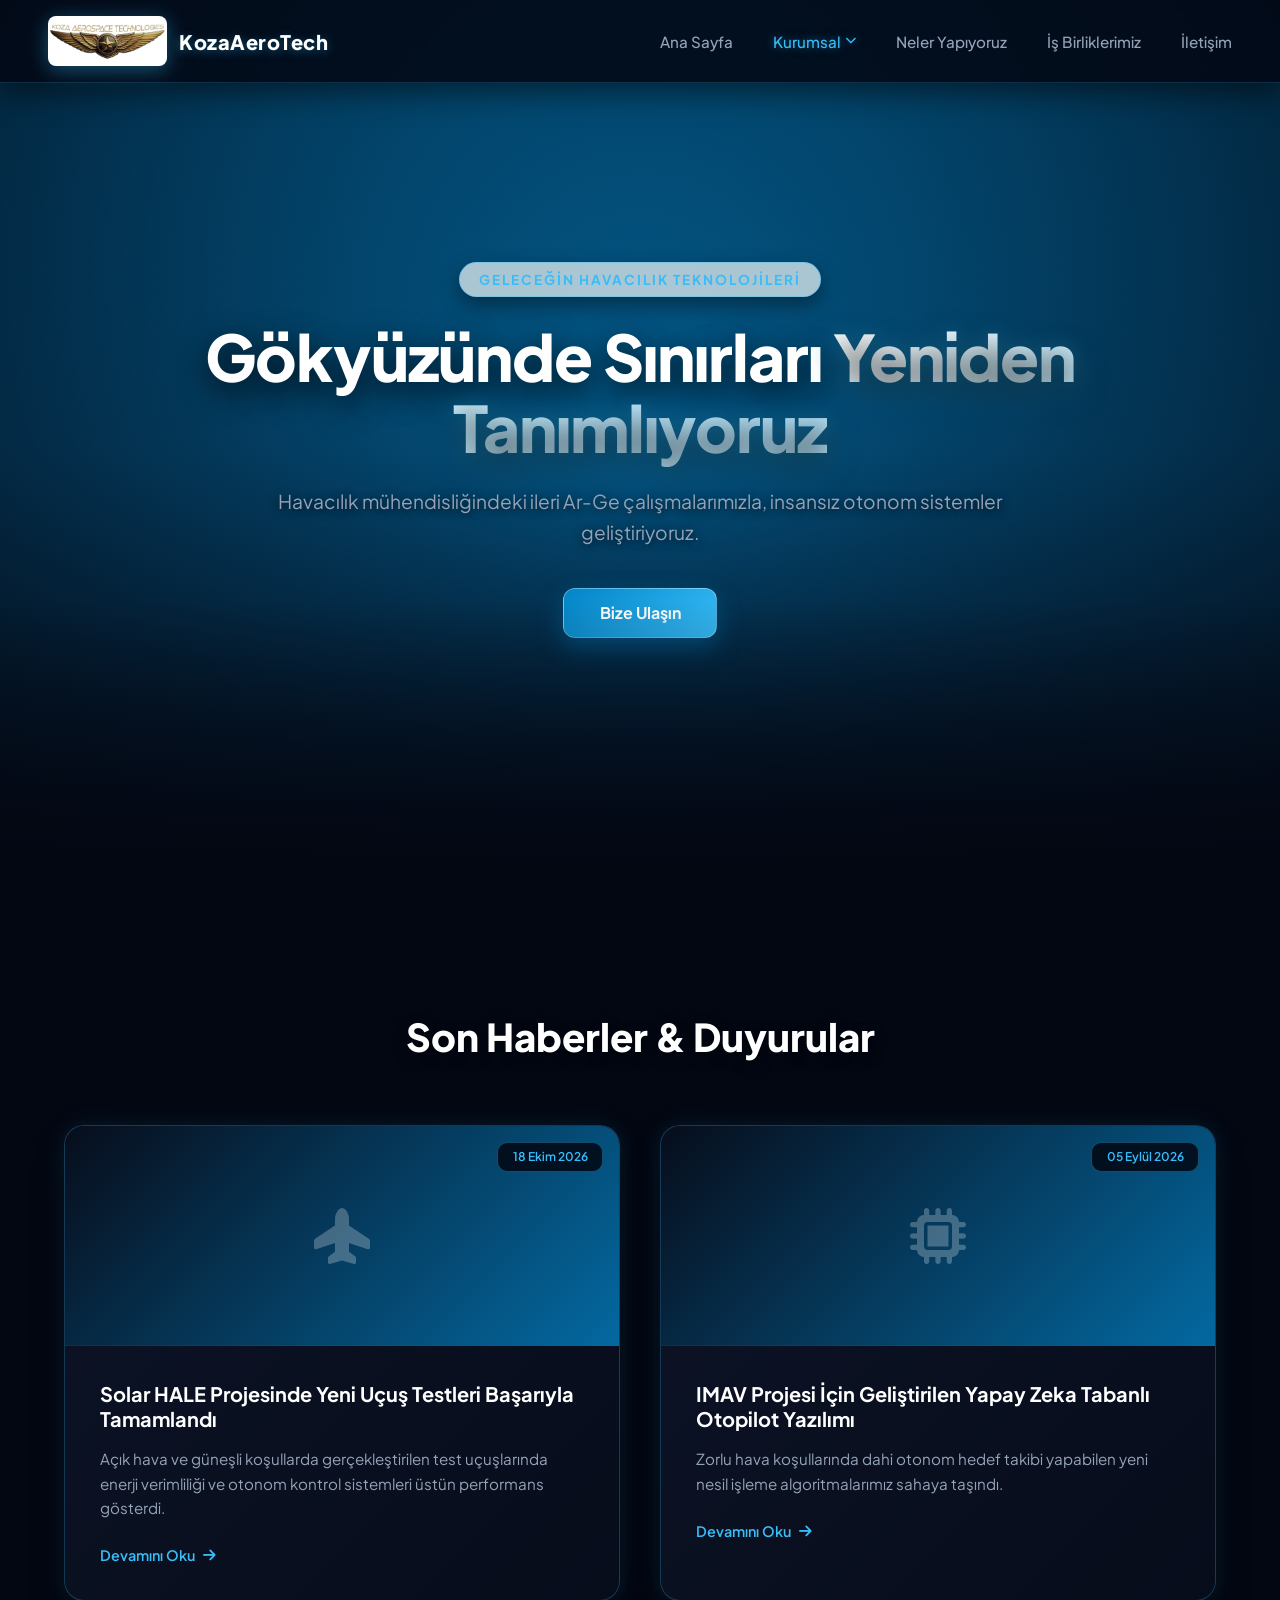
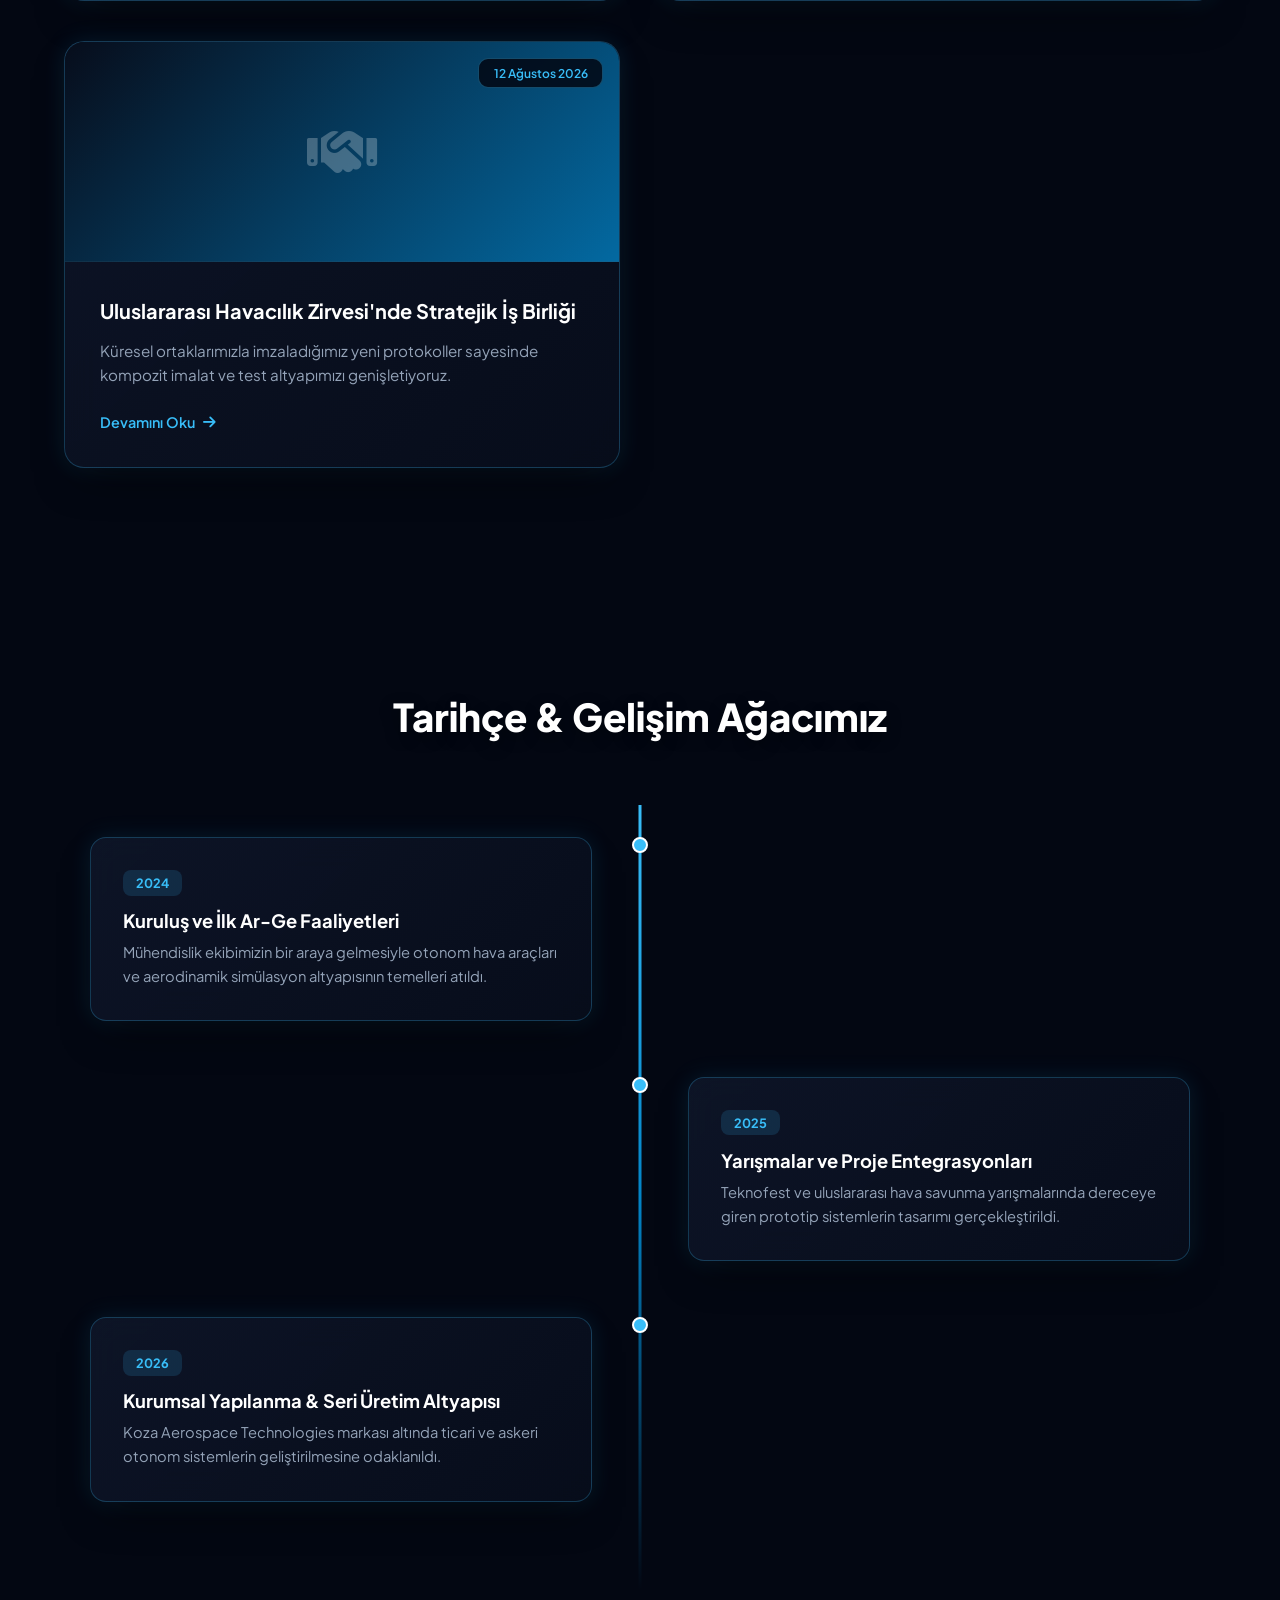
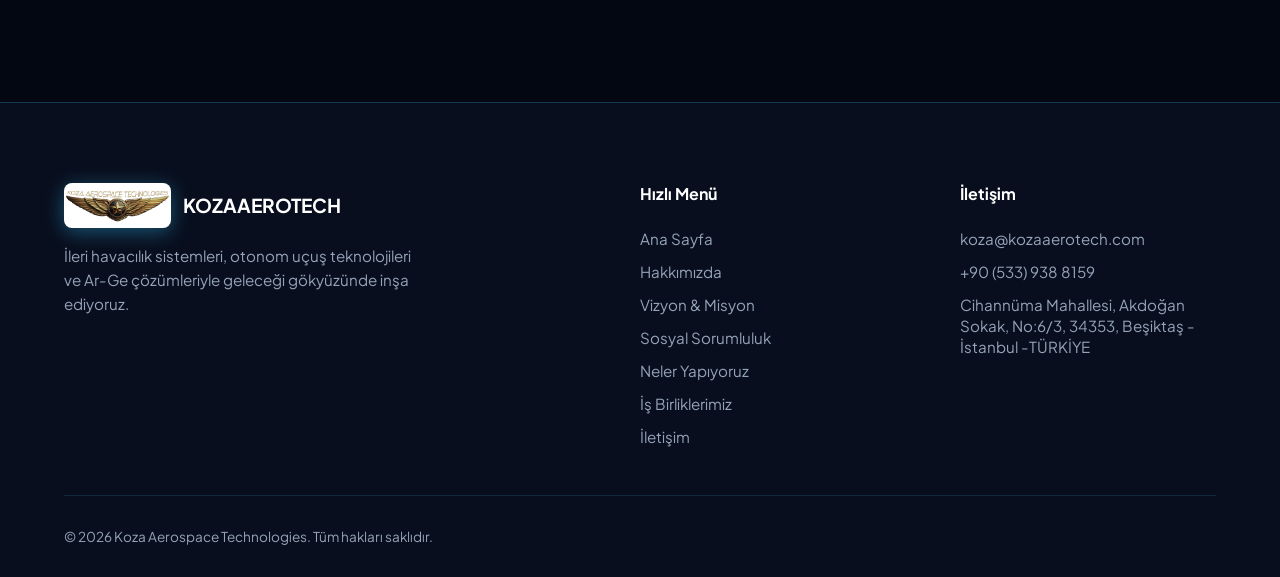
<file: index.html>
<!DOCTYPE html>
<html lang="tr">
<head>
    <meta charset="UTF-8">
    <meta name="viewport" content="width=device-width, initial-scale=1.0">
    <title>Ana Sayfa</title>
    <!-- Google Fonts -->
    <link href="https://fonts.googleapis.com/css2?family=Plus+Jakarta+Sans:wght@300;400;500;600;700;800&display=swap" rel="stylesheet">
    <!-- FontAwesome Icons -->
    <link rel="stylesheet" href="https://cdnjs.cloudflare.com/ajax/libs/font-awesome/6.4.0/css/all.min.css">
    <!-- Harici CSS Dosyası -->
    <link rel="stylesheet" href="style.css">
</head>
<body>

    <!-- HEADER -->
    <header>
        <div class="nav-container">
            <a href="index.html" class="logo-wrapper">
                <img class="logo" src="./iamges/logo.png" alt="Koza Aerospace Technologies Logo">
                <div class="logo_yazısı"><h1>KozaAeroTech</h1></div>
            </a>
            
            <ul class="nav-menu">
                <li><a href="#">Ana Sayfa</a></li>
                
                <!-- KURUMSAL DROPDOWN -->
                <li class="dropdown">
                    <a href="#" class="active">Kurumsal <i class="fa-solid fa-chevron-down" style="font-size: 0.7rem; margin-left: 4px;"></i></a>
                    <ul class="dropdown-menu">
                        <li><a href="hakkımızda.html" class="active">Hakkımızda</a></li>
                        <li><a href="./Viziyon_misyon.html">Vizyon & Misyon</a></li>
                        <li><a href="./sosyal-sorumluluk.html">Sosyal Sorumluluk</a></li>
                    </ul>
                </li>

                <li><a href="./neler-yapıyoruz.html">Neler Yapıyoruz</a></li>
                <li><a href="./iş-birliği.html">İş Birliklerimiz</a></li>
                <li><a href="./iletişim.html">İletişim</a></li>
            </ul>

            <div class="mobile-toggle">
                <i class="fa-solid fa-bars"></i>
            </div>
        </div>
    </header>

   <!-- HERO SECTION -->
    <section class="hero">
        <div class="hero-bg-wrapper">
            <video autoplay muted loop playsinline class="hero-video">
                <source src="./iamges/hero-video.mp4" type="video/mp4">
                Tarayıcınız video etiketini desteklemiyor.
            </video>
            <div class="sun-flare"></div>
        </div>
        <div class="hero-overlay"></div>
        
        <div class="hero-content">
            <div class="hero-badge">Geleceğin Havacılık Teknolojileri</div>
            <h1>Gökyüzünde Sınırları <span>Yeniden Tanımlıyoruz</span></h1>
            <p>Havacılık mühendisliğindeki ileri Ar-Ge çalışmalarımızla, insansız otonom sistemler geliştiriyoruz.</p>
            <div class="hero-btns">
                <a href="iletişim.html" class="btn-primary">Bize Ulaşın</a>
            </div>
        </div>
    </section>

    <!-- NEWS SECTION -->
    <section id="news">
        <div class="section-header">
            <h2>Son Haberler & Duyurular</h2>
        </div>
        <div class="news-grid">
            <div class="news-card">
                <div class="news-img">
                    <span class="news-date">18 Ekim 2026</span>
                    <i class="fa-solid fa-plane-up"></i>
                </div>
                <div class="news-body">
                    <h3>Solar HALE Projesinde Yeni Uçuş Testleri Başarıyla Tamamlandı</h3>
                    <p>Açık hava ve güneşli koşullarda gerçekleştirilen test uçuşlarında enerji verimliliği ve otonom kontrol sistemleri üstün performans gösterdi.</p>
                    <a href="#" class="read-more">Devamını Oku <i class="fa-solid fa-arrow-right"></i></a>
                </div>
            </div>

            <div class="news-card">
                <div class="news-img">
                    <span class="news-date">05 Eylül 2026</span>
                    <i class="fa-solid fa-microchip"></i>
                </div>
                <div class="news-body">
                    <h3>IMAV Projesi İçin Geliştirilen Yapay Zeka Tabanlı Otopilot Yazılımı</h3>
                    <p>Zorlu hava koşullarında dahi otonom hedef takibi yapabilen yeni nesil işleme algoritmalarımız sahaya taşındı.</p>
                    <a href="#" class="read-more">Devamını Oku <i class="fa-solid fa-arrow-right"></i></a>
                </div>
            </div>

            <div class="news-card">
                <div class="news-img">
                    <span class="news-date">12 Ağustos 2026</span>
                    <i class="fa-solid fa-handshake"></i>
                </div>
                <div class="news-body">
                    <h3>Uluslararası Havacılık Zirvesi'nde Stratejik İş Birliği</h3>
                    <p>Küresel ortaklarımızla imzaladığımız yeni protokoller sayesinde kompozit imalat ve test altyapımızı genişletiyoruz.</p>
                    <a href="#" class="read-more">Devamını Oku <i class="fa-solid fa-arrow-right"></i></a>
                </div>
            </div>
        </div>
    </section>

    <!-- TIMELINE / HISTORY SECTION -->
    <section id="history">
        <div class="section-header">
            <h2>Tarihçe & Gelişim Ağacımız</h2>
        </div>
        <div class="timeline-container">
            <div class="timeline-item">
                <div class="timeline-dot"></div>
                <div class="timeline-content">
                    <span class="timeline-year">2024</span>
                    <h4>Kuruluş ve İlk Ar-Ge Faaliyetleri</h4>
                    <p>Mühendislik ekibimizin bir araya gelmesiyle otonom hava araçları ve aerodinamik simülasyon altyapısının temelleri atıldı.</p>
                </div>
            </div>

            <div class="timeline-item">
                <div class="timeline-dot"></div>
                <div class="timeline-content">
                    <span class="timeline-year">2025</span>
                    <h4>Yarışmalar ve Proje Entegrasyonları</h4>
                    <p>Teknofest ve uluslararası hava savunma yarışmalarında dereceye giren prototip sistemlerin tasarımı gerçekleştirildi.</p>
                </div>
            </div>

            <div class="timeline-item">
                <div class="timeline-dot"></div>
                <div class="timeline-content">
                    <span class="timeline-year">2026</span>
                    <h4>Kurumsal Yapılanma & Seri Üretim Altyapısı</h4>
                    <p>Koza Aerospace Technologies markası altında ticari ve askeri otonom sistemlerin geliştirilmesine odaklanıldı.</p>
                </div>
            </div>
        </div>
    </section>

    <!-- FOOTER -->
    <footer id="contact">
        <div class="footer-grid">
            <div class="footer-info">
                <a href="index.html" class="logo-wrapper" style="text-decoration: none;">
                    <img class="logo" src="./iamges/logo.png" alt="Logo" style="height: 45px;">
                    <h1 style="color:#fff; font-size:1.2rem;">KOZAAEROTECH</h1>
                </a>
                <p>İleri havacılık sistemleri, otonom uçuş teknolojileri ve Ar-Ge çözümleriyle geleceği gökyüzünde inşa ediyoruz.</p>
            </div>
            <div class="footer-links">
                <h5>Hızlı Menü</h5>
                <ul>
                    <li><a href="index.html">Ana Sayfa</a></li>
                    <li><a href="hakkımızda.html">Hakkımızda</a></li>
                    <li><a href="Viziyon_misyon.html">Vizyon & Misyon</a></li>
                    <li><a href="sosyal-sorumluluk.html">Sosyal Sorumluluk</a></li>
                    <li><a href="neler-yapıyoruz.html">Neler Yapıyoruz</a></li>
                    <li><a href="iş-birliği.html">İş Birliklerimiz</a></li>
                    <li><a href="iletişim.html">İletişim</a></li>
                </ul>
            </div>
            <div class="footer-links">
                <h5>İletişim</h5>
                <ul>
                    <li><a href="mailto:koza@kozaaerotech.com">koza@kozaaerotech.com</a></li>
                    <li><a href="tel:+905339388159">+90 (533) 938 8159</a></li>
                    <li><a href="#">Cihannüma Mahallesi, Akdoğan Sokak, No:6/3, 34353, Beşiktaş - İstanbul -TÜRKİYE</a></li>
                </ul>
            </div>
        </div>
        <div class="footer-bottom">
            <p>&copy; 2026 Koza Aerospace Technologies. Tüm hakları saklıdır.</p>
        </div>
    </footer>

    <!-- JAVASCRIPT -->
    <script>
        const mobileToggle = document.querySelector('.mobile-toggle');
        const navMenu = document.querySelector('.nav-menu');

        mobileToggle.addEventListener('click', () => {
            if (navMenu.style.display === 'flex') {
                navMenu.style.display = 'none';
            } else {
                navMenu.style.display = 'flex';
                navMenu.style.flexDirection = 'column';
                navMenu.style.position = 'absolute';
                navMenu.style.top = '100%';
                navMenu.style.left = '0';
                navMenu.style.width = '100%';
                navMenu.style.background = 'rgba(3, 7, 18, 0.98)';
                navMenu.style.padding = '2rem';
                navMenu.style.borderBottom = '1px solid rgba(56, 189, 248, 0.3)';
            }
        });
    </script>
</body>
</html>
</file>
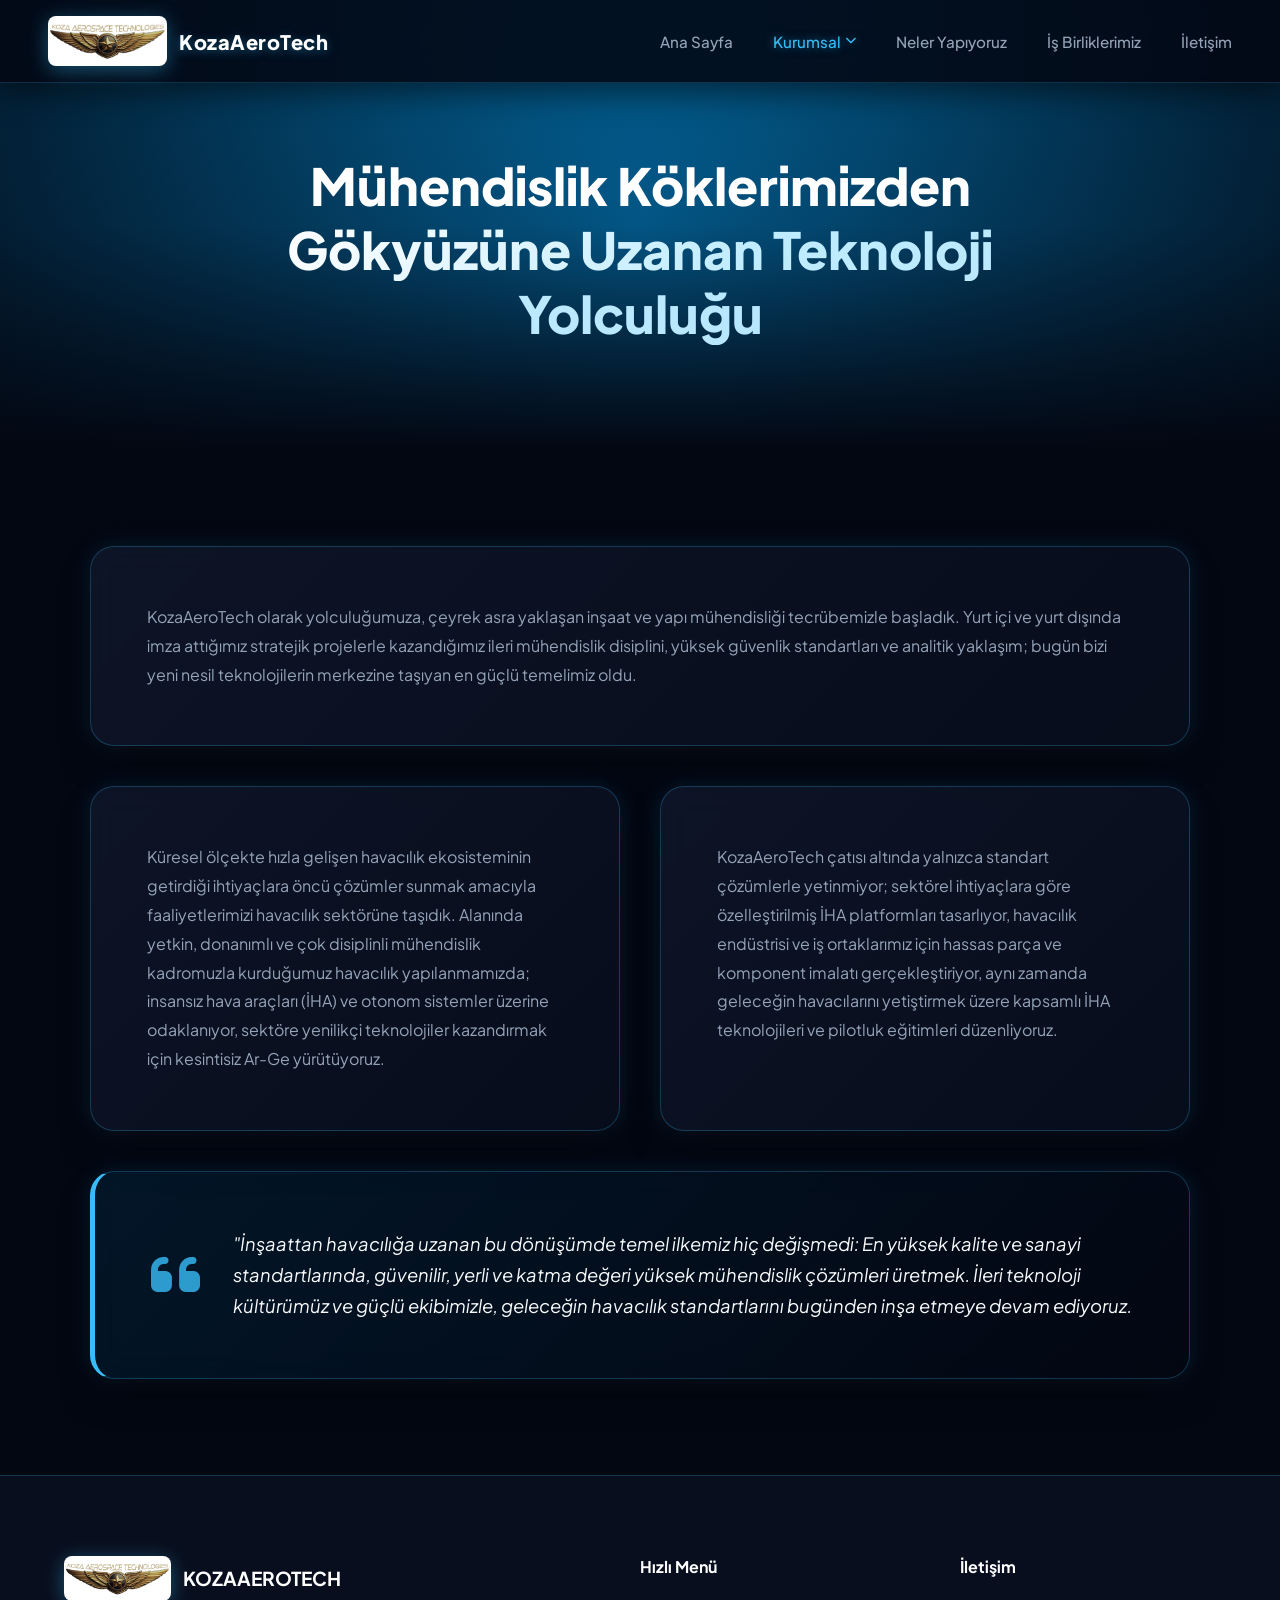
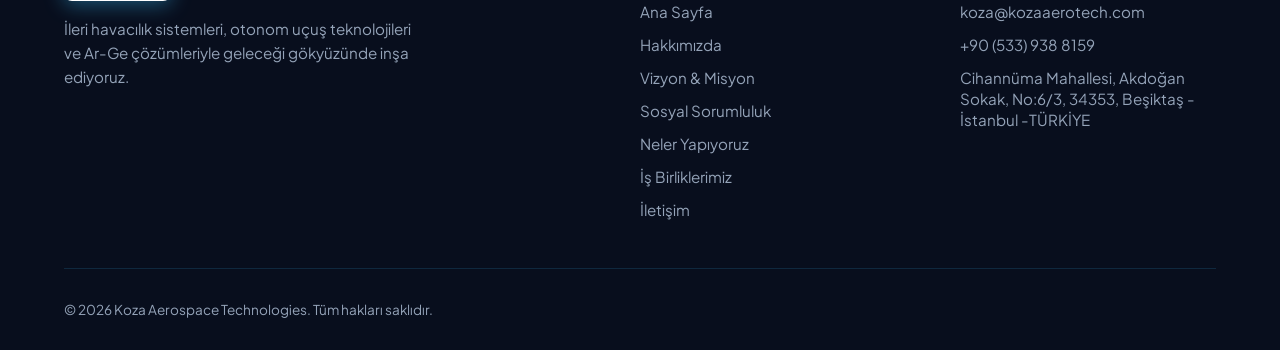
<file: hakkımızda.html>
<!DOCTYPE html>
<html lang="tr">
<head>
    <meta charset="UTF-8">
    <meta name="viewport" content="width=device-width, initial-scale=1.0">
    <title>Vizyon & Misyon | Koza Aerospace Technologies</title>
    <!-- Google Fonts -->
    <link href="https://fonts.googleapis.com/css2?family=Plus+Jakarta+Sans:wght@300;400;500;600;700;800&display=swap" rel="stylesheet">
    <!-- FontAwesome Icons -->
    <link rel="stylesheet" href="https://cdnjs.cloudflare.com/ajax/libs/font-awesome/6.4.0/css/all.min.css">
    <!-- Harici CSS Dosyası -->
    <link rel="stylesheet" href="hakkımızda.css">
</head>
<body>

    <!-- HEADER -->
    <header>
        <div class="nav-container">
            <a href="index.html" class="logo-wrapper">
                <img class="logo" src="./iamges/logo.png" alt="Koza Aerospace Technologies Logo">
                <div class="logo_yazısı"><h1>KozaAeroTech</h1></div>
            </a>
            
            <ul class="nav-menu">
                <li><a href="index.html">Ana Sayfa</a></li>
                
                <!-- KURUMSAL DROPDOWN -->
                <li class="dropdown">
                    <a href="#" class="active">Kurumsal <i class="fa-solid fa-chevron-down" style="font-size: 0.7rem; margin-left: 4px;"></i></a>
                    <ul class="dropdown-menu">
                        <li><a href="#" class="active">Hakkımızda</a></li>
                        <li><a href="./Viziyon_misyon.html">Vizyon & Misyon</a></li>
                        <li><a href="./sosyal-sorumluluk.html">Sosyal Sorumluluk</a></li>
                    </ul>
                </li>

                <li><a href="./neler-yapıyoruz.html">Neler Yapıyoruz</a></li>
                <li><a href="./iş-birliği.html">İş Birliklerimiz</a></li>
                <li><a href="./iletişim.html">İletişim</a></li>
            </ul>

            <div class="mobile-toggle">
                <i class="fa-solid fa-bars"></i>
            </div>
        </div>
    </header>

    <!-- HAKKIMIZDA HERO ALANI -->
    <section class="page-hero">
        <div class="page-hero-overlay"></div>
        <div class="page-hero-content">
            
            <h1>Mühendislik Köklerimizden <span>Gökyüzüne Uzanan Teknoloji Yolculuğu</span></h1>
          
        </div>
    </section>

    <!-- HAKKIMIZDA İÇERİK BÖLÜMÜ -->
    <section class="content-section">
        <div class="container-main">
            
            <div class="content-box card-3d">
              
                <p class="lead-text">
                    KozaAeroTech olarak yolculuğumuza, çeyrek asra yaklaşan inşaat ve yapı mühendisliği tecrübemizle başladık. Yurt içi ve yurt dışında imza attığımız stratejik projelerle kazandığımız ileri mühendislik disiplini, yüksek güvenlik standartları ve analitik yaklaşım; bugün bizi yeni nesil teknolojilerin merkezine taşıyan en güçlü temelimiz oldu.
                </p>
            </div>

            <div class="grid-2-col">
                <div class="content-box card-3d">
                  
                   
                    <p>
                        Küresel ölçekte hızla gelişen havacılık ekosisteminin getirdiği ihtiyaçlara öncü çözümler sunmak amacıyla faaliyetlerimizi havacılık sektörüne taşıdık. Alanında yetkin, donanımlı ve çok disiplinli mühendislik kadromuzla kurduğumuz havacılık yapılanmamızda; insansız hava araçları (İHA) ve otonom sistemler üzerine odaklanıyor, sektöre yenilikçi teknolojiler kazandırmak için kesintisiz Ar-Ge yürütüyoruz.
                    </p>
                </div>

                <div class="content-box card-3d">
                    
                   
                    <p>
                        KozaAeroTech çatısı altında yalnızca standart çözümlerle yetinmiyor; sektörel ihtiyaçlara göre özelleştirilmiş İHA platformları tasarlıyor, havacılık endüstrisi ve iş ortaklarımız için hassas parça ve komponent imalatı gerçekleştiriyor, aynı zamanda geleceğin havacılarını yetiştirmek üzere kapsamlı İHA teknolojileri ve pilotluk eğitimleri düzenliyoruz.
                    </p>
                </div>
            </div>

            <div class="content-box card-3d quote-box">
                <i class="fa-solid fa-quote-left quote-icon"></i>
                <p class="quote-text">
                    "İnşaattan havacılığa uzanan bu dönüşümde temel ilkemiz hiç değişmedi: En yüksek kalite ve sanayi standartlarında, güvenilir, yerli ve katma değeri yüksek mühendislik çözümleri üretmek. İleri teknoloji kültürümüz ve güçlü ekibimizle, geleceğin havacılık standartlarını bugünden inşa etmeye devam ediyoruz.
                </p>
            </div>

            

        </div>
    </section>

    <!-- FOOTER -->
    <footer id="contact">
        <div class="footer-grid">
            <div class="footer-info">
                <a href="index.html" class="logo-wrapper" style="text-decoration: none;">
                    <img class="logo" src="./iamges/logo.png" alt="Logo" style="height: 45px;">
                    <h1 style="color:#fff; font-size:1.2rem;">KOZAAEROTECH</h1>
                </a>
                <p>İleri havacılık sistemleri, otonom uçuş teknolojileri ve Ar-Ge çözümleriyle geleceği gökyüzünde inşa ediyoruz.</p>
            </div>
            <div class="footer-links">
                <h5>Hızlı Menü</h5>
                <ul>
                    <li><a href="index.html">Ana Sayfa</a></li>
                    <li><a href="hakkımızda.html">Hakkımızda</a></li>
                    <li><a href="Viziyon_misyon.html">Vizyon & Misyon</a></li>
                    <li><a href="sosyal-sorumluluk.html">Sosyal Sorumluluk</a></li>
                    <li><a href="neler-yapıyoruz.html">Neler Yapıyoruz</a></li>
                    <li><a href="iş-birliği.html">İş Birliklerimiz</a></li>
                    <li><a href="iletişim.html">İletişim</a></li>
                </ul>
            </div>
            <div class="footer-links">
                <h5>İletişim</h5>
                <ul>
                    <li><a href="mailto:koza@kozaaerotech.com">koza@kozaaerotech.com</a></li>
                    <li><a href="tel:+905339388159">+90 (533) 938 8159</a></li>
                    <li><a href="#">Cihannüma Mahallesi, Akdoğan Sokak, No:6/3, 34353, Beşiktaş - İstanbul -TÜRKİYE</a></li>
                </ul>
            </div>
        </div>
        <div class="footer-bottom">
            <p>&copy; 2026 Koza Aerospace Technologies. Tüm hakları saklıdır.</p>
        </div>
    </footer>

    <!-- JAVASCRIPT -->
    <script>
        const mobileToggle = document.querySelector('.mobile-toggle');
        const navMenu = document.querySelector('.nav-menu');

        mobileToggle.addEventListener('click', () => {
            if (navMenu.style.display === 'flex') {
                navMenu.style.display = 'none';
            } else {
                navMenu.style.display = 'flex';
                navMenu.style.flexDirection = 'column';
                navMenu.style.position = 'absolute';
                navMenu.style.top = '100%';
                navMenu.style.left = '0';
                navMenu.style.width = '100%';
                navMenu.style.background = 'rgba(3, 7, 18, 0.98)';
                navMenu.style.padding = '2rem';
                navMenu.style.borderBottom = '1px solid rgba(56, 189, 248, 0.3)';
            }
        });
    </script>
</body>
</html>
</file>
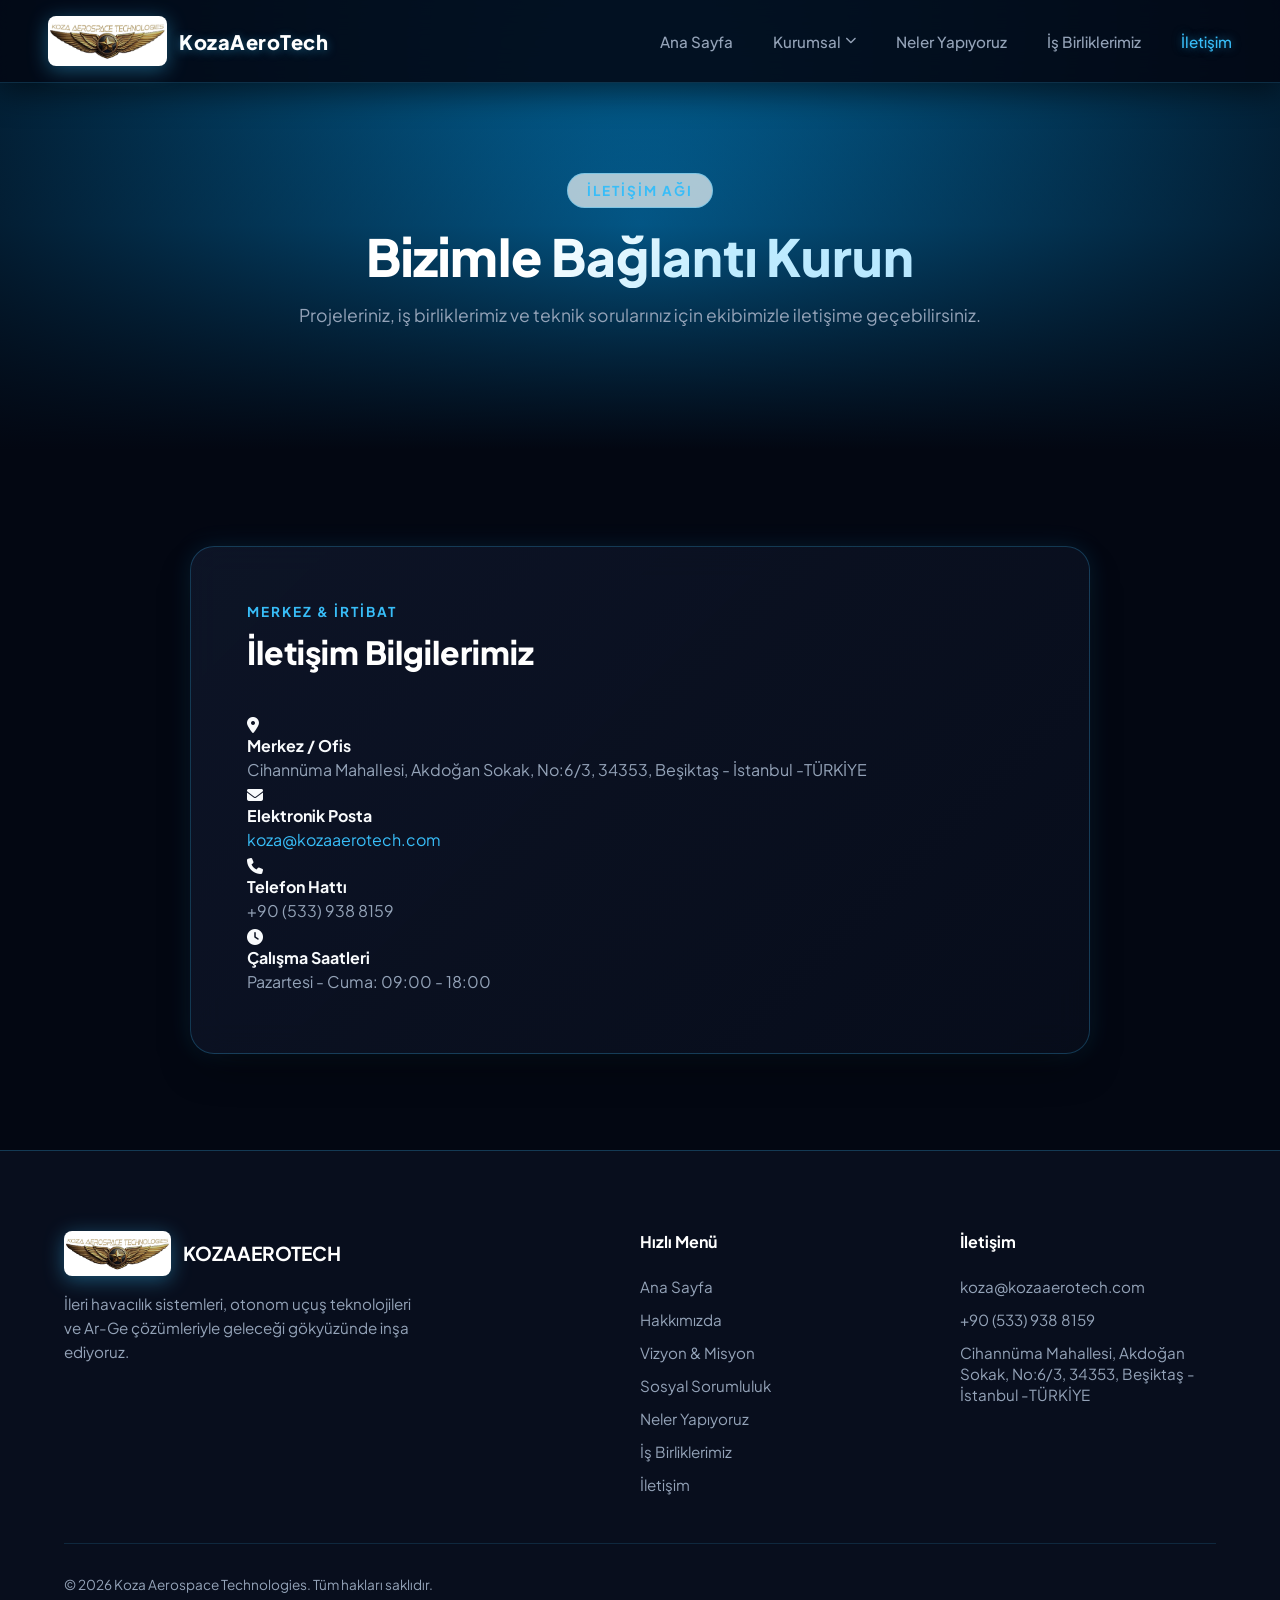
<file: iletişim.html>
<!DOCTYPE html>
<html lang="tr">
<head>
    <meta charset="UTF-8">
    <meta name="viewport" content="width=device-width, initial-scale=1.0">
    <title>İletişim | Koza Aerospace Technologies</title>
    <!-- Google Fonts -->
    <link href="https://fonts.googleapis.com/css2?family=Plus+Jakarta+Sans:wght@300;400;500;600;700;800&display=swap" rel="stylesheet">
    <!-- FontAwesome Icons -->
    <link rel="stylesheet" href="https://cdnjs.cloudflare.com/ajax/libs/font-awesome/6.4.0/css/all.min.css">
    <!-- Harici CSS Dosyası -->
    <link rel="stylesheet" href="hakkımızda.css">
</head>
<body>

    <!-- HEADER -->
    <header>
        <div class="nav-container">
            <a href="index.html" class="logo-wrapper">
                <img class="logo" src="./iamges/logo.png" alt="Koza Aerospace Technologies Logo">
                <div class="logo_yazısı"><h1>KozaAeroTech</h1></div>
            </a>
            
            <ul class="nav-menu">
                <li><a href="index.html">Ana Sayfa</a></li>
                
                <!-- KURUMSAL DROPDOWN -->
                <li class="dropdown">
                    <a href="#">Kurumsal <i class="fa-solid fa-chevron-down" style="font-size: 0.7rem; margin-left: 4px;"></i></a>
                    <ul class="dropdown-menu">
                        <li><a href="hakkımızda.html">Hakkımızda</a></li>
                        <li><a href="Viziyon_misyon.html">Vizyon & Misyon</a></li>
                        <li><a href="sosyal-sorumluluk.html">Sosyal Sorumluluk</a></li>
                    </ul>
                </li>

                <li><a href="neler-yapıyoruz.html">Neler Yapıyoruz</a></li>
                <li><a href="iş-birliği.html">İş Birliklerimiz</a></li>
                <li><a href="#" class="active">İletişim</a></li>
            </ul>

            <div class="mobile-toggle">
                <i class="fa-solid fa-bars"></i>
            </div>
        </div>
    </header>

    <!-- SAYFA HERO ALANI -->
    <section class="page-hero">
        <div class="page-hero-overlay"></div>
        <div class="page-hero-content">
            <div class="hero-badge">İletişim Ağı</div>
            <h1>Bizimle <span>Bağlantı Kurun</span></h1>
            <p>Projeleriniz, iş birliklerimiz ve teknik sorularınız için ekibimizle iletişime geçebilirsiniz.</p>
        </div>
    </section>

    <!-- İLETİŞİM BİLGİLERİ İÇERİK BÖLÜMÜ -->
    <section class="content-section">
        <div class="container-main" style="max-width: 900px;">
            
            <div class="content-box card-3d">
                <span class="box-tag">Merkez & İrtibat</span>
                <h2 style="margin-bottom: 2.5rem;">İletişim Bilgilerimiz</h2>

                <div class="contact-info-grid">
                    
                    <!-- Adres -->
                    <div class="contact-info-item">
                        <div class="contact-icon">
                            <i class="fa-solid fa-location-dot"></i>
                        </div>
                        <div>
                            <h4>Merkez / Ofis</h4>
                            <p>Cihannüma Mahallesi, Akdoğan Sokak, No:6/3, 34353, Beşiktaş - İstanbul -TÜRKİYE</p>
                        </div>
                    </div>

                    <!-- E-posta -->
                    <div class="contact-info-item">
                        <div class="contact-icon">
                            <i class="fa-solid fa-envelope"></i>
                        </div>
                        <div>
                            <h4>Elektronik Posta</h4>
                            <p><a href="mailto:koza@kozaaerotech.com" style="color: var(--accent-sky); text-decoration: none;">koza@kozaaerotech.com</a></p>
                        </div>
                    </div>

                    <!-- Telefon -->
                    <div class="contact-info-item">
                        <div class="contact-icon">
                            <i class="fa-solid fa-phone"></i>
                        </div>
                        <div>
                            <h4>Telefon Hattı</h4>
                            <p><a href="tel:+905339388159" style="color: var(--text-muted); text-decoration: none;">+90 (533) 938 8159</a></p>
                        </div>
                    </div>

                    <!-- Çalışma Saatleri -->
                    <div class="contact-info-item">
                        <div class="contact-icon">
                            <i class="fa-solid fa-clock"></i>
                        </div>
                        <div>
                            <h4>Çalışma Saatleri</h4>
                            <p>Pazartesi - Cuma: 09:00 - 18:00</p>
                        </div>
                    </div>

                </div>
            </div>

        </div>
    </section>

    <!-- FOOTER -->
    <footer id="contact">
        <div class="footer-grid">
            <div class="footer-info">
                <a href="index.html" class="logo-wrapper" style="text-decoration: none;">
                    <img class="logo" src="./iamges/logo.png" alt="Logo" style="height: 45px;">
                    <h1 style="color:#fff; font-size:1.2rem;">KOZAAEROTECH</h1>
                </a>
                <p>İleri havacılık sistemleri, otonom uçuş teknolojileri ve Ar-Ge çözümleriyle geleceği gökyüzünde inşa ediyoruz.</p>
            </div>
            <div class="footer-links">
                <h5>Hızlı Menü</h5>
                <ul>
                    <li><a href="index.html">Ana Sayfa</a></li>
                    <li><a href="hakkımızda.html">Hakkımızda</a></li>
                    <li><a href="Viziyon_misyon.html">Vizyon & Misyon</a></li>
                    <li><a href="sosyal-sorumluluk.html">Sosyal Sorumluluk</a></li>
                    <li><a href="neler-yapıyoruz.html">Neler Yapıyoruz</a></li>
                    <li><a href="iş-birliği.html">İş Birliklerimiz</a></li>
                    <li><a href="iletişim.html">İletişim</a></li>
                </ul>
            </div>
            <div class="footer-links">
                <h5>İletişim</h5>
                <ul>
                    <li><a href="mailto:koza@kozaaerotech.com">koza@kozaaerotech.com</a></li>
                    <li><a href="tel:+905339388159">+90 (533) 938 8159</a></li>
                    <li><a href="#">Cihannüma Mahallesi, Akdoğan Sokak, No:6/3, 34353, Beşiktaş - İstanbul -TÜRKİYE</a></li>
                </ul>
            </div>
        </div>
        <div class="footer-bottom">
            <p>&copy; 2026 Koza Aerospace Technologies. Tüm hakları saklıdır.</p>
        </div>
    </footer>

    <!-- JAVASCRIPT -->
    <script>
        const mobileToggle = document.querySelector('.mobile-toggle');
        const navMenu = document.querySelector('.nav-menu');

        mobileToggle.addEventListener('click', () => {
            if (navMenu.style.display === 'flex') {
                navMenu.style.display = 'none';
            } else {
                navMenu.style.display = 'flex';
                navMenu.style.flexDirection = 'column';
                navMenu.style.position = 'absolute';
                navMenu.style.top = '100%';
                navMenu.style.left = '0';
                navMenu.style.width = '100%';
                navMenu.style.background = 'rgba(3, 7, 18, 0.98)';
                navMenu.style.padding = '2rem';
                navMenu.style.borderBottom = '1px solid rgba(56, 189, 248, 0.3)';
            }
        });
    </script>
</body>
</html>
</file>
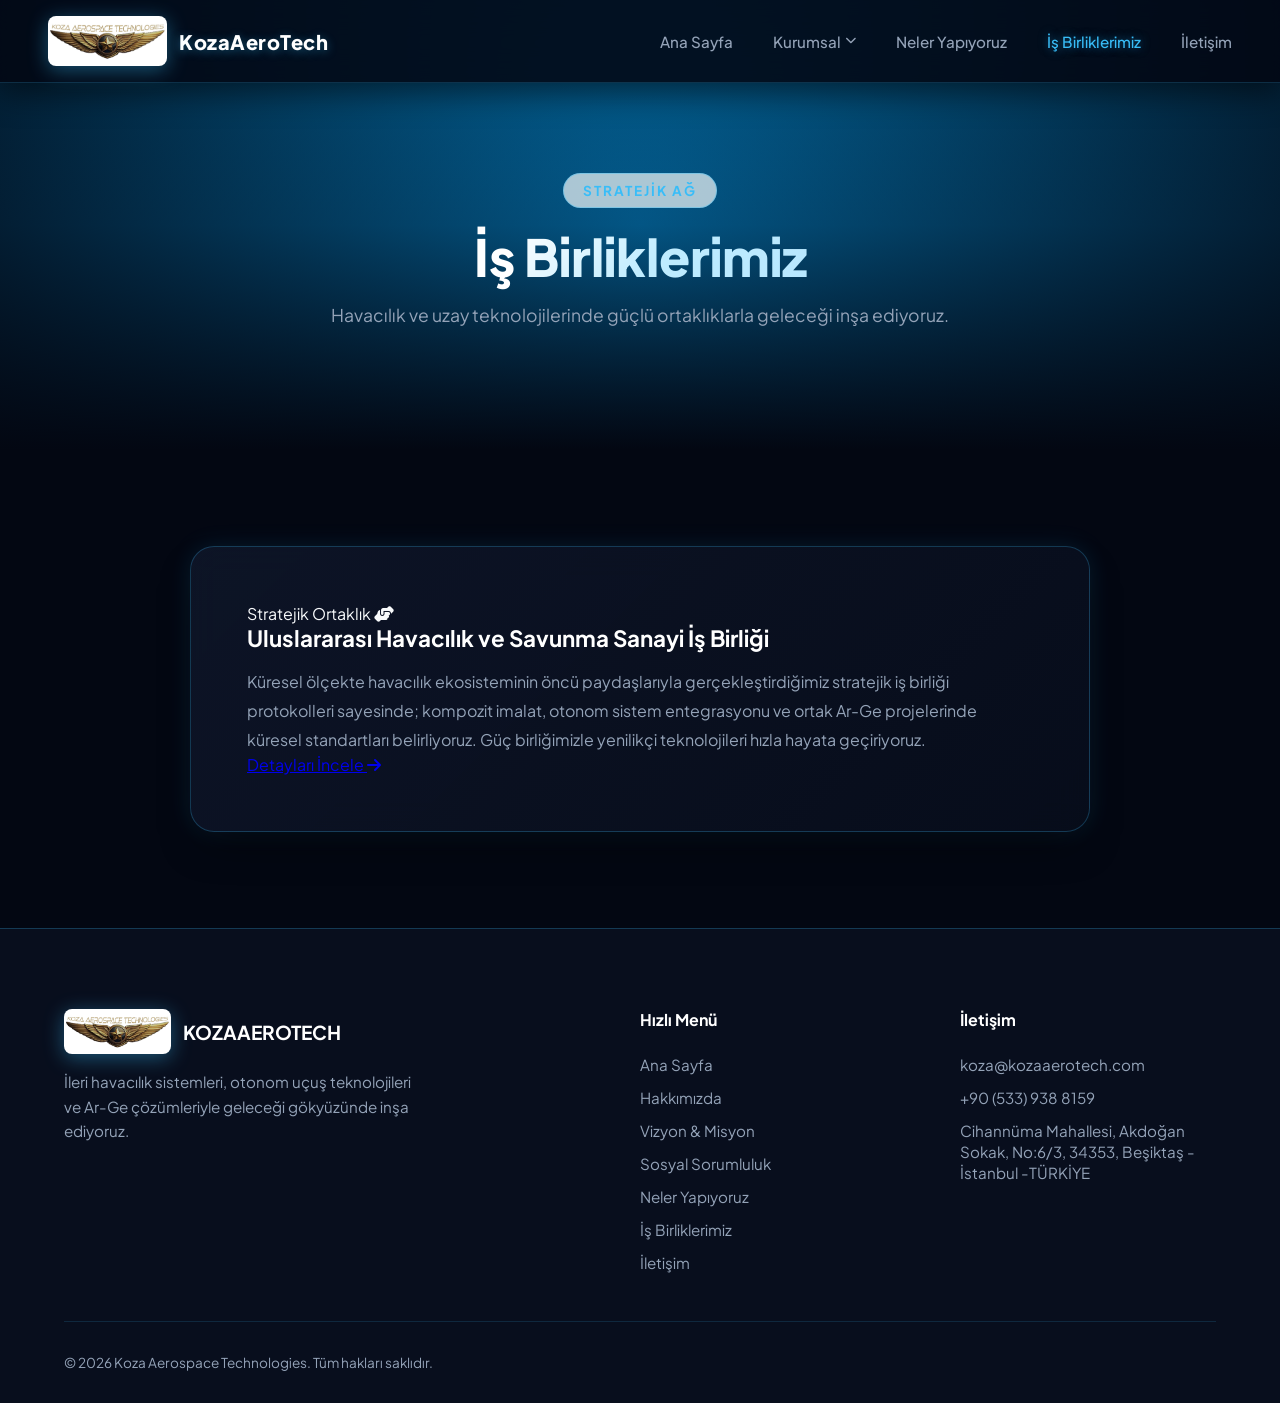
<file: iş-birliği.html>
<!DOCTYPE html>
<html lang="tr">
<head>
    <meta charset="UTF-8">
    <meta name="viewport" content="width=device-width, initial-scale=1.0">
    <title>İş Birliklerimiz | Koza Aerospace Technologies</title>
    <!-- Google Fonts -->
    <link href="https://fonts.googleapis.com/css2?family=Plus+Jakarta+Sans:wght@300;400;500;600;700;800&display=swap" rel="stylesheet">
    <!-- FontAwesome Icons -->
    <link rel="stylesheet" href="https://cdnjs.cloudflare.com/ajax/libs/font-awesome/6.4.0/css/all.min.css">
    <!-- Harici CSS Dosyası -->
    <link rel="stylesheet" href="hakkımızda.css">
</head>
<body>

    <!-- HEADER -->
    <header>
        <div class="nav-container">
            <a href="index.html" class="logo-wrapper">
                <img class="logo" src="./iamges/logo.png" alt="Koza Aerospace Technologies Logo">
                <div class="logo_yazısı"><h1>KozaAeroTech</h1></div>
            </a>
            
            <ul class="nav-menu">
                <li><a href="index.html">Ana Sayfa</a></li>
                
                <!-- KURUMSAL DROPDOWN -->
                <li class="dropdown">
                    <a href="#">Kurumsal <i class="fa-solid fa-chevron-down" style="font-size: 0.7rem; margin-left: 4px;"></i></a>
                    <ul class="dropdown-menu">
                        <li><a href="hakkımızda.html">Hakkımızda</a></li>
                        <li><a href="Viziyon_misyon.html">Vizyon & Misyon</a></li>
                        <li><a href="sosyal-sorumluluk.html">Sosyal Sorumluluk</a></li>
                    </ul>
                </li>

                <li><a href="neler-yapiyoruz.html">Neler Yapıyoruz</a></li>
                <li><a href="#" class="active">İş Birliklerimiz</a></li>
                <li><a href="iletişim.html">İletişim</a></li>
            </ul>

            <div class="mobile-toggle">
                <i class="fa-solid fa-bars"></i>
            </div>
        </div>
    </header>

    <!-- SAYFA HERO ALANI -->
    <section class="page-hero">
        <div class="page-hero-overlay"></div>
        <div class="page-hero-content">
            <div class="hero-badge">Stratejik Ağ</div>
            <h1>İş<span> Birliklerimiz</span></h1>
            <p>Havacılık ve uzay teknolojilerinde güçlü ortaklıklarla geleceği inşa ediyoruz.</p>
        </div>
    </section>

    <!-- İŞ BİRLİKLERİ İÇERİK BÖLÜMÜ (Ana Sayfa Haber Kartları Tasarımıyla Birebir) -->
    <section class="content-section">
        <div class="container-main" style="max-width: 900px;">
            
            <div class="news-grid" style="grid-template-columns: 1fr;">
                <div class="news-card card-3d">
                    <div class="news-img">
                        <span class="news-date">Stratejik Ortaklık</span>
                        <i class="fa-solid fa-handshake-angle"></i>
                    </div>
                    <div class="news-body">
                        <h3>Uluslararası Havacılık ve Savunma Sanayi İş Birliği</h3>
                        <p>
                            Küresel ölçekte havacılık ekosisteminin öncü paydaşlarıyla gerçekleştirdiğimiz stratejik iş birliği protokolleri sayesinde; kompozit imalat, otonom sistem entegrasyonu ve ortak Ar-Ge projelerinde küresel standartları belirliyoruz. Güç birliğimizle yenilikçi teknolojileri hızla hayata geçiriyoruz.
                        </p>
                        <a href="#" class="read-more">Detayları İncele <i class="fa-solid fa-arrow-right"></i></a>
                    </div>
                </div>
            </div>

        </div>
    </section>

    <!-- FOOTER -->
    <footer id="contact">
        <div class="footer-grid">
            <div class="footer-info">
                <a href="index.html" class="logo-wrapper" style="text-decoration: none;">
                    <img class="logo" src="./iamges/logo.png" alt="Logo" style="height: 45px;">
                    <h1 style="color:#fff; font-size:1.2rem;">KOZAAEROTECH</h1>
                </a>
                <p>İleri havacılık sistemleri, otonom uçuş teknolojileri ve Ar-Ge çözümleriyle geleceği gökyüzünde inşa ediyoruz.</p>
            </div>
            <div class="footer-links">
                <h5>Hızlı Menü</h5>
                <ul>
                    <li><a href="index.html">Ana Sayfa</a></li>
                    <li><a href="hakkımızda.html">Hakkımızda</a></li>
                    <li><a href="Viziyon_misyon.html">Vizyon & Misyon</a></li>
                    <li><a href="sosyal-sorumluluk.html">Sosyal Sorumluluk</a></li>
                    <li><a href="neler-yapıyoruz.html">Neler Yapıyoruz</a></li>
                    <li><a href="iş-birliği.html">İş Birliklerimiz</a></li>
                    <li><a href="iletişim.html">İletişim</a></li>
                </ul>
            </div>
            <div class="footer-links">
                <h5>İletişim</h5>
                <ul>
                    <li><a href="mailto:koza@kozaaerotech.com">koza@kozaaerotech.com</a></li>
                    <li><a href="tel:+905339388159">+90 (533) 938 8159</a></li>
                    <li><a href="#">Cihannüma Mahallesi, Akdoğan Sokak, No:6/3, 34353, Beşiktaş - İstanbul -TÜRKİYE</a></li>
                </ul>
            </div>
        </div>
        <div class="footer-bottom">
            <p>&copy; 2026 Koza Aerospace Technologies. Tüm hakları saklıdır.</p>
        </div>
    </footer>

    <!-- JAVASCRIPT -->
    <script>
        const mobileToggle = document.querySelector('.mobile-toggle');
        const navMenu = document.querySelector('.nav-menu');

        mobileToggle.addEventListener('click', () => {
            if (navMenu.style.display === 'flex') {
                navMenu.style.display = 'none';
            } else {
                navMenu.style.display = 'flex';
                navMenu.style.flexDirection = 'column';
                navMenu.style.position = 'absolute';
                navMenu.style.top = '100%';
                navMenu.style.left = '0';
                navMenu.style.width = '100%';
                navMenu.style.background = 'rgba(3, 7, 18, 0.98)';
                navMenu.style.padding = '2rem';
                navMenu.style.borderBottom = '1px solid rgba(56, 189, 248, 0.3)';
            }
        });
    </script>
</body>
</html>
</file>
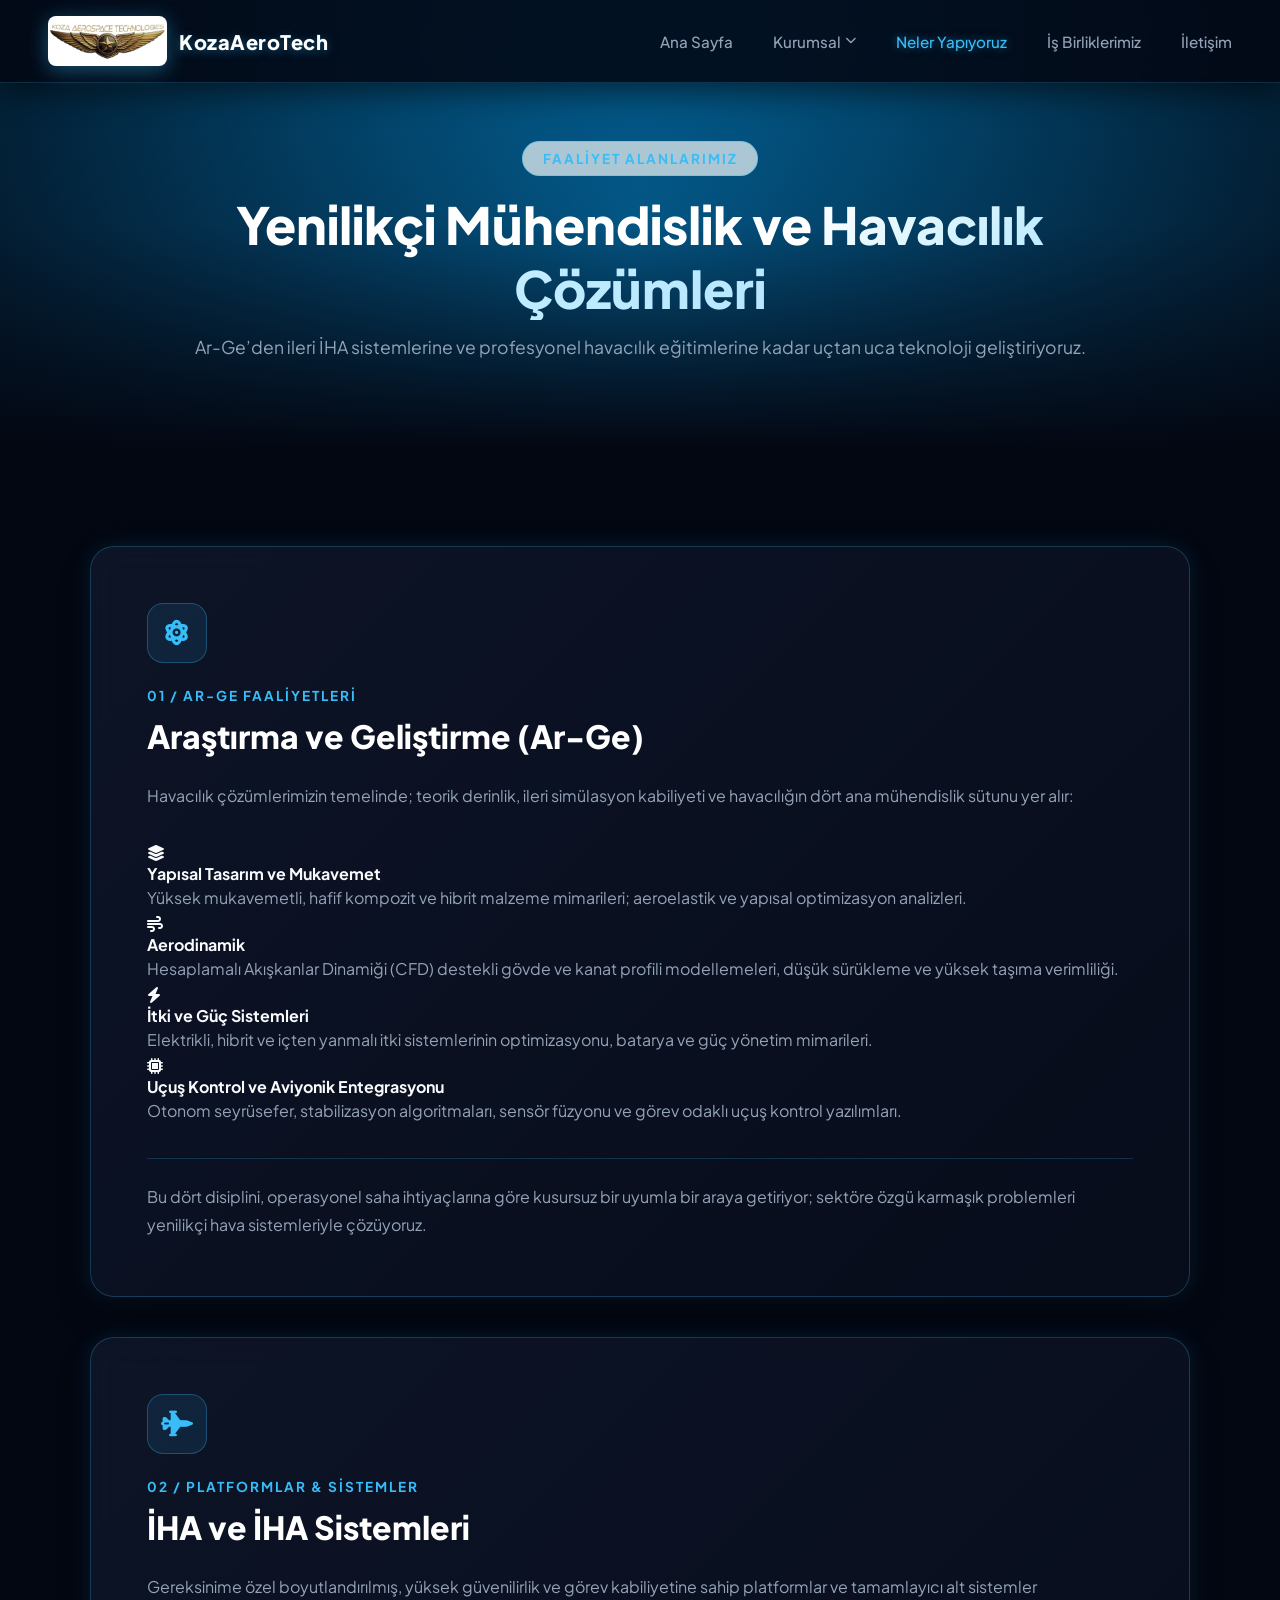
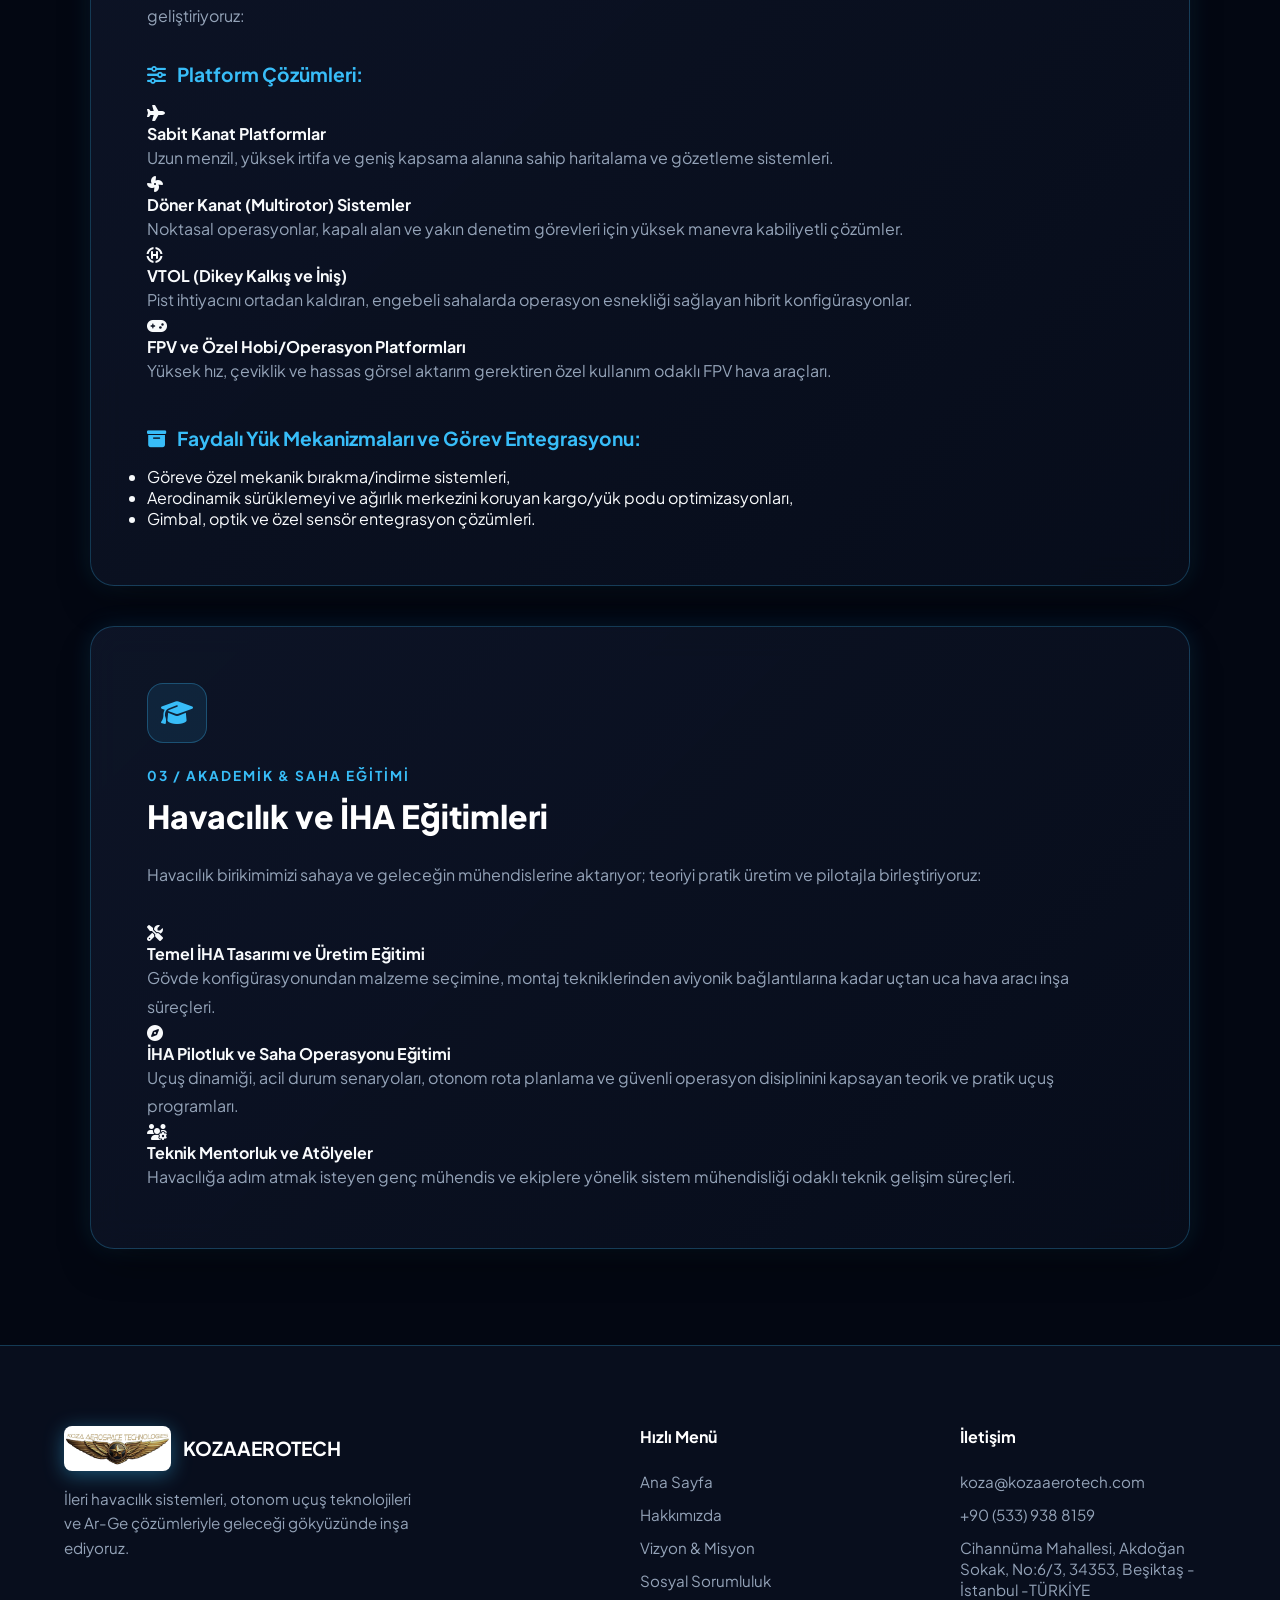
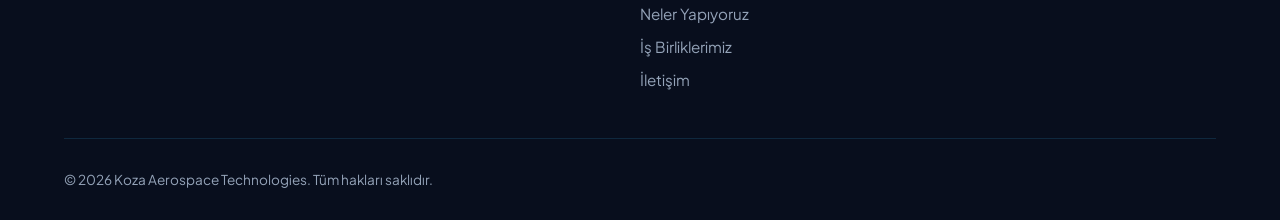
<file: neler-yapıyoruz.html>
<!DOCTYPE html>
<html lang="tr">
<head>
    <meta charset="UTF-8">
    <meta name="viewport" content="width=device-width, initial-scale=1.0">
    <title>Neler Yapıyoruz | Koza Aerospace Technologies</title>
    <!-- Google Fonts -->
    <link href="https://fonts.googleapis.com/css2?family=Plus+Jakarta+Sans:wght@300;400;500;600;700;800&display=swap" rel="stylesheet">
    <!-- FontAwesome Icons -->
    <link rel="stylesheet" href="https://cdnjs.cloudflare.com/ajax/libs/font-awesome/6.4.0/css/all.min.css">
    <!-- Harici CSS Dosyası (Ana stil dosyanız) -->
    <link rel="stylesheet" href="./hakkımızda.css">
</head>
<body>

    <!-- HEADER -->
    <header>
        <div class="nav-container">
            <a href="index.html" class="logo-wrapper">
                <img class="logo" src="./iamges/logo.png" alt="Koza Aerospace Technologies Logo">
                <div class="logo_yazısı"><h1>KozaAeroTech</h1></div>
            </a>
            
            <ul class="nav-menu">
                <li><a href="index.html">Ana Sayfa</a></li>
                
                <!-- KURUMSAL DROPDOWN -->
                <li class="dropdown">
                    <a href="#">Kurumsal <i class="fa-solid fa-chevron-down" style="font-size: 0.7rem; margin-left: 4px;"></i></a>
                    <ul class="dropdown-menu">
                        <li><a href="./hakkımızda.html">Hakkımızda</a></li>
                        <li><a href="./Viziyon_misyon.html">Vizyon & Misyon</a></li>
                        <li><a href="./sosyal-sorumluluk.html">Sosyal Sorumluluk</a></li>
                    </ul>
                </li>

                <li><a href="#" class="active">Neler Yapıyoruz</a></li>
                <li><a href="iş-birliği.html">İş Birliklerimiz</a></li>
                <li><a href="iletişim.html">İletişim</a></li>
            </ul>

            <div class="mobile-toggle">
                <i class="fa-solid fa-bars"></i>
            </div>
        </div>
    </header>

    <!-- SAYFA HERO ALANI -->
    <section class="page-hero">
        <div class="page-hero-overlay"></div>
        <div class="page-hero-content">
            <div class="hero-badge">Faaliyet Alanlarımız</div>
            <h1>Yenilikçi Mühendislik ve <span>Havacılık Çözümleri</span></h1>
            <p>Ar-Ge’den ileri İHA sistemlerine ve profesyonel havacılık eğitimlerine kadar uçtan uca teknoloji geliştiriyoruz.</p>
        </div>
    </section>

    <!-- İÇERİK BÖLÜMÜ -->
    <section class="content-section">
        <div class="container-main">
            
            <!-- 1. BÖLÜM: AR-GE -->
            <div class="content-box card-3d">
                <div class="box-icon"><i class="fa-solid fa-atom"></i></div>
                <span class="box-tag">01 / Ar-Ge Faaliyetleri</span>
                <h2>Araştırma ve Geliştirme (Ar-Ge)</h2>
                <p class="lead-text" style="margin-bottom: 2rem;">
                    Havacılık çözümlerimizin temelinde; teorik derinlik, ileri simülasyon kabiliyeti ve havacılığın dört ana mühendislik sütunu yer alır:
                </p>

                <div class="sub-features-grid">
                    <div class="sub-feature-item">
                        <i class="fa-solid fa-layer-group"></i>
                        <div>
                            <h4>Yapısal Tasarım ve Mukavemet</h4>
                            <p>Yüksek mukavemetli, hafif kompozit ve hibrit malzeme mimarileri; aeroelastik ve yapısal optimizasyon analizleri.</p>
                        </div>
                    </div>

                    <div class="sub-feature-item">
                        <i class="fa-solid fa-wind"></i>
                        <div>
                            <h4>Aerodinamik</h4>
                            <p>Hesaplamalı Akışkanlar Dinamiği (CFD) destekli gövde ve kanat profili modellemeleri, düşük sürükleme ve yüksek taşıma verimliliği.</p>
                        </div>
                    </div>

                    <div class="sub-feature-item">
                        <i class="fa-solid fa-bolt"></i>
                        <div>
                            <h4>İtki ve Güç Sistemleri</h4>
                            <p>Elektrikli, hibrit ve içten yanmalı itki sistemlerinin optimizasyonu, batarya ve güç yönetim mimarileri.</p>
                        </div>
                    </div>

                    <div class="sub-feature-item">
                        <i class="fa-solid fa-microchip"></i>
                        <div>
                            <h4>Uçuş Kontrol ve Aviyonik Entegrasyonu</h4>
                            <p>Otonom seyrüsefer, stabilizasyon algoritmaları, sensör füzyonu ve görev odaklı uçuş kontrol yazılımları.</p>
                        </div>
                    </div>
                </div>

                <p style="margin-top: 2rem; border-top: 1px solid rgba(56, 189, 248, 0.2); padding-top: 1.5rem;">
                    Bu dört disiplini, operasyonel saha ihtiyaçlarına göre kusursuz bir uyumla bir araya getiriyor; sektöre özgü karmaşık problemleri yenilikçi hava sistemleriyle çözüyoruz.
                </p>
            </div>

            <!-- 2. BÖLÜM: İHA VE İHA SİSTEMLERİ -->
            <div class="content-box card-3d">
                <div class="box-icon"><i class="fa-solid fa-jet-fighter"></i></div>
                <span class="box-tag">02 / Platformlar & Sistemler</span>
                <h2>İHA ve İHA Sistemleri</h2>
                <p class="lead-text" style="margin-bottom: 2rem;">
                    Gereksinime özel boyutlandırılmış, yüksek güvenilirlik ve görev kabiliyetine sahip platformlar ve tamamlayıcı alt sistemler geliştiriyoruz:
                </p>

                <h3 style="color: var(--accent-sky); margin-bottom: 1rem; font-size: 1.2rem;"><i class="fa-solid fa-sliders" style="margin-right: 8px;"></i> Platform Çözümleri:</h3>
                
                <div class="sub-features-grid" style="margin-bottom: 2.5rem;">
                    <div class="sub-feature-item">
                        <i class="fa-solid fa-plane"></i>
                        <div>
                            <h4>Sabit Kanat Platformlar</h4>
                            <p>Uzun menzil, yüksek irtifa ve geniş kapsama alanına sahip haritalama ve gözetleme sistemleri.</p>
                        </div>
                    </div>

                    <div class="sub-feature-item">
                        <i class="fa-solid fa-fan"></i>
                        <div>
                            <h4>Döner Kanat (Multirotor) Sistemler</h4>
                            <p>Noktasal operasyonlar, kapalı alan ve yakın denetim görevleri için yüksek manevra kabiliyetli çözümler.</p>
                        </div>
                    </div>

                    <div class="sub-feature-item">
                        <i class="fa-solid fa-helicopter-symbol"></i>
                        <div>
                            <h4>VTOL (Dikey Kalkış ve İniş)</h4>
                            <p>Pist ihtiyacını ortadan kaldıran, engebeli sahalarda operasyon esnekliği sağlayan hibrit konfigürasyonlar.</p>
                        </div>
                    </div>

                    <div class="sub-feature-item">
                        <i class="fa-solid fa-gamepad"></i>
                        <div>
                            <h4>FPV ve Özel Hobi/Operasyon Platformları</h4>
                            <p>Yüksek hız, çeviklik ve hassas görsel aktarım gerektiren özel kullanım odaklı FPV hava araçları.</p>
                        </div>
                    </div>
                </div>

                <h3 style="color: var(--accent-sky); margin-bottom: 1rem; font-size: 1.2rem;"><i class="fa-solid fa-box-archive" style="margin-right: 8px;"></i> Faydalı Yük Mekanizmaları ve Görev Entegrasyonu:</h3>
                <ul class="styled-list">
                    <li>Göreve özel mekanik bırakma/indirme sistemleri,</li>
                    <li>Aerodinamik sürüklemeyi ve ağırlık merkezini koruyan kargo/yük podu optimizasyonları,</li>
                    <li>Gimbal, optik ve özel sensör entegrasyon çözümleri.</li>
                </ul>
            </div>

            <!-- 3. BÖLÜM: EĞİTİMLER -->
            <div class="content-box card-3d">
                <div class="box-icon"><i class="fa-solid fa-graduation-cap"></i></div>
                <span class="box-tag">03 / Akademik & Saha Eğitimi</span>
                <h2>Havacılık ve İHA Eğitimleri</h2>
                <p class="lead-text" style="margin-bottom: 2rem;">
                    Havacılık birikimimizi sahaya ve geleceğin mühendislerine aktarıyor; teoriyi pratik üretim ve pilotajla birleştiriyoruz:
                </p>

                <div class="sub-features-grid">
                    <div class="sub-feature-item">
                        <i class="fa-solid fa-screwdriver-wrench"></i>
                        <div>
                            <h4>Temel İHA Tasarımı ve Üretim Eğitimi</h4>
                            <p>Gövde konfigürasyonundan malzeme seçimine, montaj tekniklerinden aviyonik bağlantılarına kadar uçtan uca hava aracı inşa süreçleri.</p>
                        </div>
                    </div>

                    <div class="sub-feature-item">
                        <i class="fa-solid fa-compass"></i>
                        <div>
                            <h4>İHA Pilotluk ve Saha Operasyonu Eğitimi</h4>
                            <p>Uçuş dinamiği, acil durum senaryoları, otonom rota planlama ve güvenli operasyon disiplinini kapsayan teorik ve pratik uçuş programları.</p>
                        </div>
                    </div>

                    <div class="sub-feature-item" style="grid-column: 1 / -1;">
                        <i class="fa-solid fa-users-gear"></i>
                        <div>
                            <h4>Teknik Mentorluk ve Atölyeler</h4>
                            <p>Havacılığa adım atmak isteyen genç mühendis ve ekiplere yönelik sistem mühendisliği odaklı teknik gelişim süreçleri.</p>
                        </div>
                    </div>
                </div>
            </div>

        </div>
    </section>

    <!-- FOOTER -->
    <footer id="contact">
        <div class="footer-grid">
            <div class="footer-info">
                <a href="index.html" class="logo-wrapper" style="text-decoration: none;">
                    <img class="logo" src="./iamges/logo.png" alt="Logo" style="height: 45px;">
                    <h1 style="color:#fff; font-size:1.2rem;">KOZAAEROTECH</h1>
                </a>
                <p>İleri havacılık sistemleri, otonom uçuş teknolojileri ve Ar-Ge çözümleriyle geleceği gökyüzünde inşa ediyoruz.</p>
            </div>
            <div class="footer-links">
                <h5>Hızlı Menü</h5>
                <ul>
                    <li><a href="index.html">Ana Sayfa</a></li>
                    <li><a href="hakkımızda.html">Hakkımızda</a></li>
                    <li><a href="Viziyon_misyon.html">Vizyon & Misyon</a></li>
                    <li><a href="sosyal-sorumluluk.html">Sosyal Sorumluluk</a></li>
                    <li><a href="neler-yapıyoruz.html">Neler Yapıyoruz</a></li>
                    <li><a href="iş-birliği.html">İş Birliklerimiz</a></li>
                    <li><a href="iletişim.html">İletişim</a></li>
                </ul>
            </div>
            <div class="footer-links">
                <h5>İletişim</h5>
                <ul>
                    <li><a href="mailto:koza@kozaaerotech.com">koza@kozaaerotech.com</a></li>
                    <li><a href="tel:+905339388159">+90 (533) 938 8159</a></li>
                    <li><a href="#">Cihannüma Mahallesi, Akdoğan Sokak, No:6/3, 34353, Beşiktaş - İstanbul -TÜRKİYE</a></li>
                </ul>
            </div>
        </div>
        <div class="footer-bottom">
            <p>&copy; 2026 Koza Aerospace Technologies. Tüm hakları saklıdır.</p>
        </div>
    </footer>

    <!-- JAVASCRIPT -->
    <script>
        const mobileToggle = document.querySelector('.mobile-toggle');
        const navMenu = document.querySelector('.nav-menu');

        mobileToggle.addEventListener('click', () => {
            if (navMenu.style.display === 'flex') {
                navMenu.style.display = 'none';
            } else {
                navMenu.style.display = 'flex';
                navMenu.style.flexDirection = 'column';
                navMenu.style.position = 'absolute';
                navMenu.style.top = '100%';
                navMenu.style.left = '0';
                navMenu.style.width = '100%';
                navMenu.style.background = 'rgba(3, 7, 18, 0.98)';
                navMenu.style.padding = '2rem';
                navMenu.style.borderBottom = '1px solid rgba(56, 189, 248, 0.3)';
            }
        });
    </script>
</body>
</html>
</file>
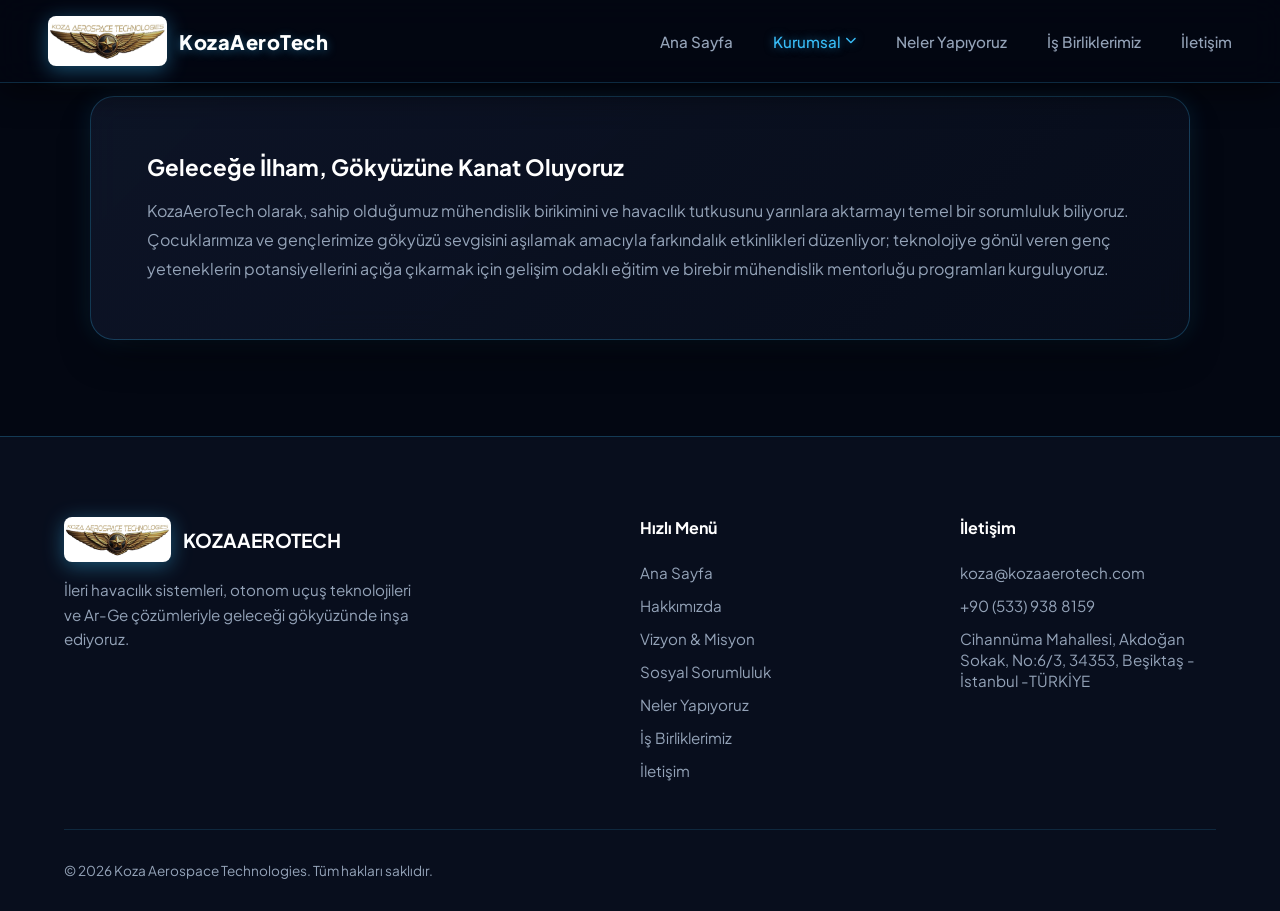
<file: sosyal-sorumluluk.html>
<!DOCTYPE html>
<html lang="tr">
<head>
    <meta charset="UTF-8">
    <meta name="viewport" content="width=device-width, initial-scale=1.0">
    <title>Hakkımızda | Koza Aerospace Technologies</title>
    <!-- Google Fonts -->
    <link href="https://fonts.googleapis.com/css2?family=Plus+Jakarta+Sans:wght@300;400;500;600;700;800&display=swap" rel="stylesheet">
    <!-- FontAwesome Icons -->
    <link rel="stylesheet" href="https://cdnjs.cloudflare.com/ajax/libs/font-awesome/6.4.0/css/all.min.css">
    <!-- Harici CSS Dosyası -->
    <link rel="stylesheet" href="hakkımızda.css">
</head>
<body>

    <!-- HEADER -->
    <header>
        <div class="nav-container">
            <a href="index.html" class="logo-wrapper">
                <img class="logo" src="./iamges/logo.png" alt="Koza Aerospace Technologies Logo">
                <div class="logo_yazısı"><h1>KozaAeroTech</h1></div>
            </a>
            
            <ul class="nav-menu">
                <li><a href="index.html">Ana Sayfa</a></li>
                
                <!-- KURUMSAL DROPDOWN -->
                <li class="dropdown">
                    <a href="#" class="active">Kurumsal <i class="fa-solid fa-chevron-down" style="font-size: 0.7rem; margin-left: 4px;"></i></a>
                    <ul class="dropdown-menu">
                        <li><a href="./hakkımızda.html" class="active">Hakkımızda</a></li>
                        <li><a href="./Viziyon_misyon.html">Vizyon & Misyon</a></li>
                        <li><a href="#">Sosyal Sorumluluk</a></li>
                    </ul>
                </li>

                <li><a href="./neler-yapıyoruz.html">Neler Yapıyoruz</a></li>
                <li><a href="iş-birliği.html">İş Birliklerimiz</a></li>
                <li><a href="iletişim.html">İletişim</a></li>
            </ul>

            <div class="mobile-toggle">
                <i class="fa-solid fa-bars"></i>
            </div>
        </div>
    </header>

    <!-- HAKKIMIZDA HERO ALANI -->
   

    <!-- HAKKIMIZDA İÇERİK BÖLÜMÜ -->
    <section class="content-section">
        <div class="container-main">
            
           

                <div class="content-box card-3d">
                    
                    <h3>Geleceğe İlham, Gökyüzüne Kanat Oluyoruz</h3>
                   
                    <p>
                        KozaAeroTech olarak, sahip olduğumuz mühendislik birikimini ve havacılık tutkusunu yarınlara aktarmayı temel bir sorumluluk biliyoruz. Çocuklarımıza ve gençlerimize gökyüzü sevgisini aşılamak amacıyla farkındalık etkinlikleri düzenliyor; teknolojiye gönül veren genç yeteneklerin potansiyellerini açığa çıkarmak için gelişim odaklı eğitim ve birebir mühendislik mentorluğu programları kurguluyoruz.
                    </p>
                </div>
            </div>

           

            

        </div>
    </section>

    <!-- FOOTER -->
    <footer id="contact">
        <div class="footer-grid">
            <div class="footer-info">
                <a href="index.html" class="logo-wrapper" style="text-decoration: none;">
                    <img class="logo" src="./iamges/logo.png" alt="Logo" style="height: 45px;">
                    <h1 style="color:#fff; font-size:1.2rem;">KOZAAEROTECH</h1>
                </a>
                <p>İleri havacılık sistemleri, otonom uçuş teknolojileri ve Ar-Ge çözümleriyle geleceği gökyüzünde inşa ediyoruz.</p>
            </div>
            <div class="footer-links">
                <h5>Hızlı Menü</h5>
                <ul>
                    <li><a href="index.html">Ana Sayfa</a></li>
                    <li><a href="hakkımızda.html">Hakkımızda</a></li>
                    <li><a href="Viziyon_misyon.html">Vizyon & Misyon</a></li>
                    <li><a href="sosyal-sorumluluk.html">Sosyal Sorumluluk</a></li>
                    <li><a href="neler-yapıyoruz.html">Neler Yapıyoruz</a></li>
                    <li><a href="iş-birliği.html">İş Birliklerimiz</a></li>
                    <li><a href="iletişim.html">İletişim</a></li>
                </ul>
            </div>
            <div class="footer-links">
                <h5>İletişim</h5>
                <ul>
                    <li><a href="mailto:koza@kozaaerotech.com">koza@kozaaerotech.com</a></li>
                    <li><a href="tel:+905339388159">+90 (533) 938 8159</a></li>
                    <li><a href="#">Cihannüma Mahallesi, Akdoğan Sokak, No:6/3, 34353, Beşiktaş - İstanbul -TÜRKİYE</a></li>
                </ul>
            </div>
        </div>
        <div class="footer-bottom">
            <p>&copy; 2026 Koza Aerospace Technologies. Tüm hakları saklıdır.</p>
        </div>
    </footer>
    <!-- JAVASCRIPT -->
    <script>
        const mobileToggle = document.querySelector('.mobile-toggle');
        const navMenu = document.querySelector('.nav-menu');

        mobileToggle.addEventListener('click', () => {
            if (navMenu.style.display === 'flex') {
                navMenu.style.display = 'none';
            } else {
                navMenu.style.display = 'flex';
                navMenu.style.flexDirection = 'column';
                navMenu.style.position = 'absolute';
                navMenu.style.top = '100%';
                navMenu.style.left = '0';
                navMenu.style.width = '100%';
                navMenu.style.background = 'rgba(3, 7, 18, 0.98)';
                navMenu.style.padding = '2rem';
                navMenu.style.borderBottom = '1px solid rgba(56, 189, 248, 0.3)';
            }
        });
    </script>
</body>
</html>
</file>
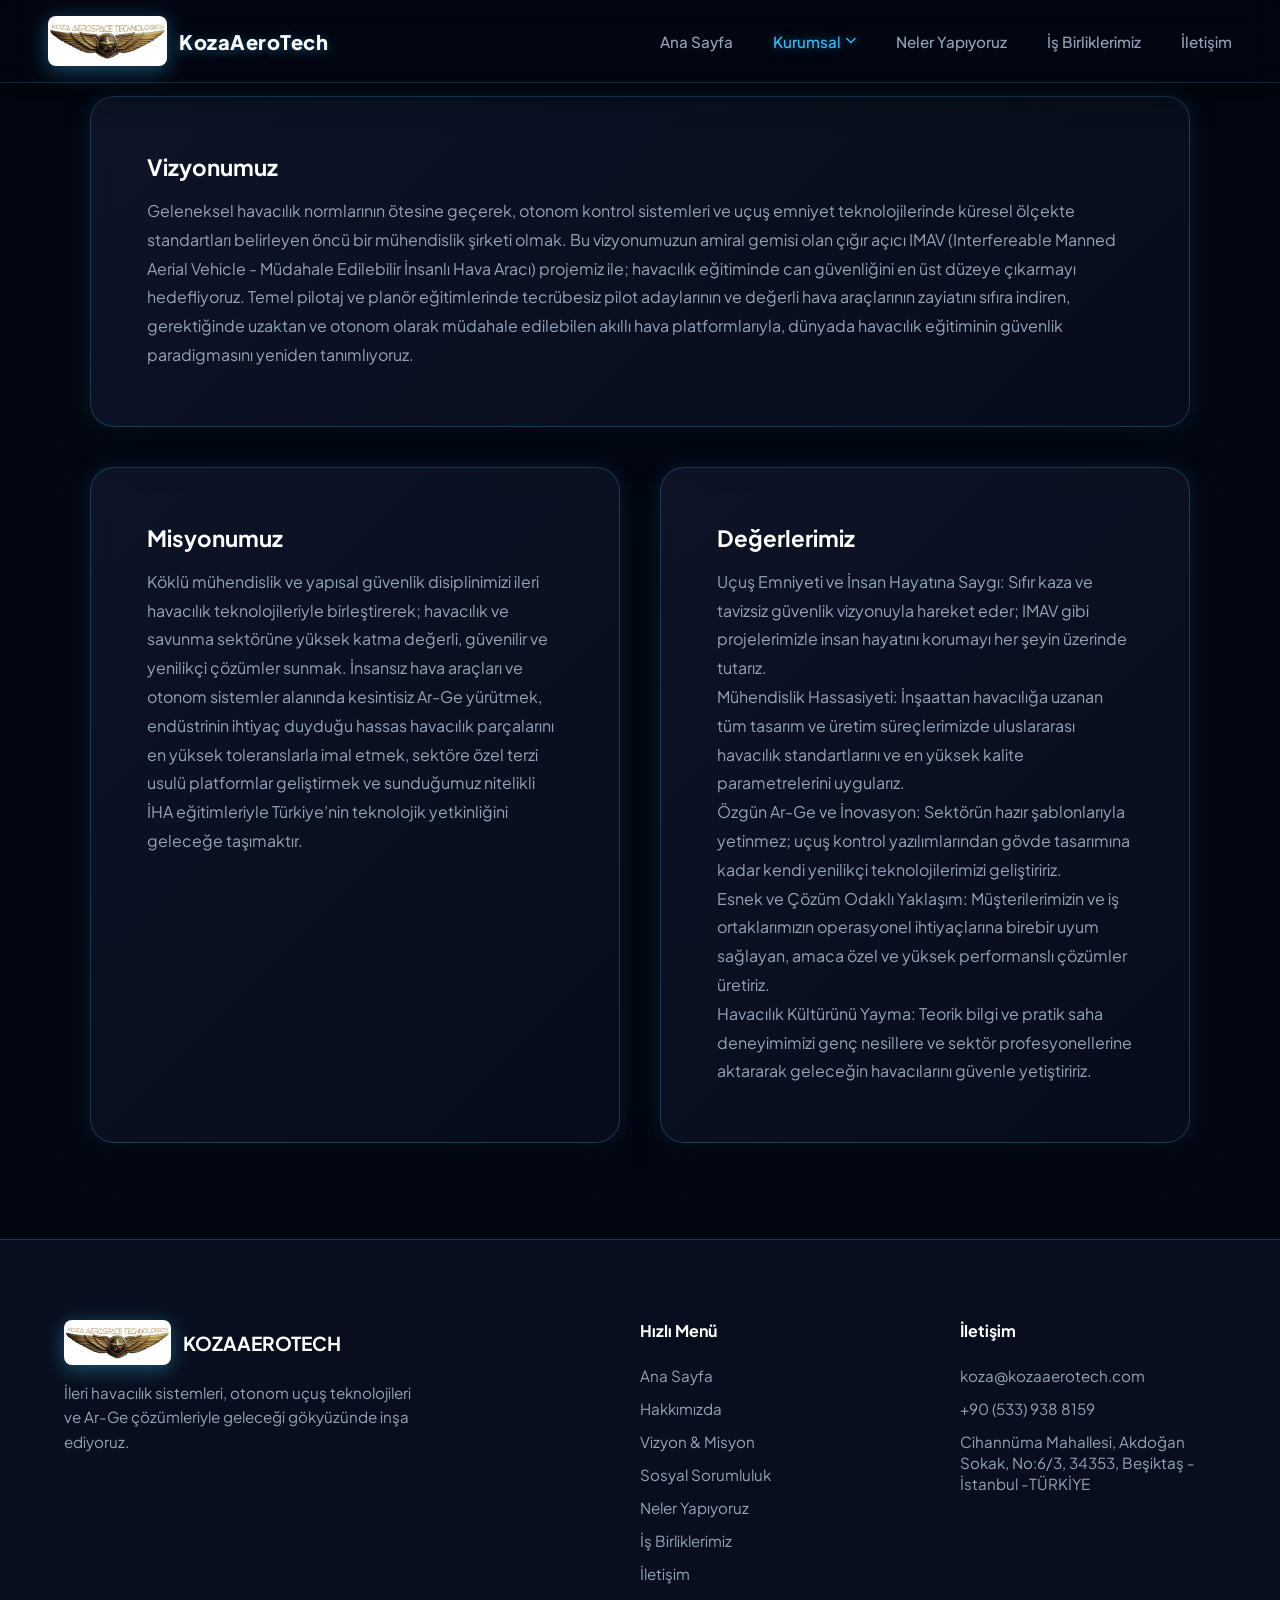
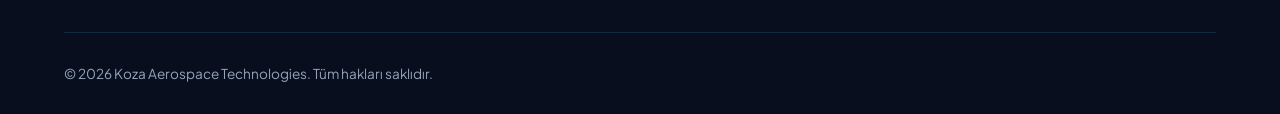
<file: Viziyon_misyon.html>
<!DOCTYPE html>
<html lang="tr">
<head>
    <meta charset="UTF-8">
    <meta name="viewport" content="width=device-width, initial-scale=1.0">
    <title>Hakkımızda | Koza Aerospace Technologies</title>
    <!-- Google Fonts -->
    <link href="https://fonts.googleapis.com/css2?family=Plus+Jakarta+Sans:wght@300;400;500;600;700;800&display=swap" rel="stylesheet">
    <!-- FontAwesome Icons -->
    <link rel="stylesheet" href="https://cdnjs.cloudflare.com/ajax/libs/font-awesome/6.4.0/css/all.min.css">
    <!-- Harici CSS Dosyası -->
    <link rel="stylesheet" href="hakkımızda.css">
</head>
<body>

    <!-- HEADER -->
    <header>
        <div class="nav-container">
            <a href="index.html" class="logo-wrapper">
                <img class="logo" src="./iamges/logo.png" alt="Koza Aerospace Technologies Logo">
                <div class="logo_yazısı"><h1>KozaAeroTech</h1></div>
            </a>
            
            <ul class="nav-menu">
                <li><a href="index.html">Ana Sayfa</a></li>
                
                <!-- KURUMSAL DROPDOWN -->
                <li class="dropdown">
                    <a href="#" class="active">Kurumsal <i class="fa-solid fa-chevron-down" style="font-size: 0.7rem; margin-left: 4px;"></i></a>
                    <ul class="dropdown-menu">
                        <li><a href="./hakkımızda.html" class="active">Hakkımızda</a></li>
                        <li><a href="#">Vizyon & Misyon</a></li>
                        <li><a href="./sosyal-sorumluluk.html">Sosyal Sorumluluk</a></li>
                    </ul>
                </li>

                <li><a href="./neler-yapıyoruz.html">Neler Yapıyoruz</a></li>
                <li><a href="iş-birliği.html">İş Birliklerimiz</a></li>
                <li><a href="iletişim.html">İletişim</a></li>
            </ul>

            <div class="mobile-toggle">
                <i class="fa-solid fa-bars"></i>
            </div>
        </div>
    </header>

    <!-- HAKKIMIZDA HERO ALANI -->
   

    <!-- HAKKIMIZDA İÇERİK BÖLÜMÜ -->
    <section class="content-section">
        <div class="container-main">
            
            <div class="content-box card-3d">
                <h3>Vizyonumuz</h3>
              
                <p class="lead-text">
                    Geleneksel havacılık normlarının ötesine geçerek, otonom kontrol sistemleri ve uçuş emniyet teknolojilerinde küresel ölçekte standartları belirleyen öncü bir mühendislik şirketi olmak. Bu vizyonumuzun amiral gemisi olan çığır açıcı IMAV (Interfereable Manned Aerial Vehicle - Müdahale Edilebilir İnsanlı Hava Aracı) projemiz ile; havacılık eğitiminde can güvenliğini en üst düzeye çıkarmayı hedefliyoruz. Temel pilotaj ve planör eğitimlerinde tecrübesiz pilot adaylarının ve değerli hava araçlarının zayiatını sıfıra indiren, gerektiğinde uzaktan ve otonom olarak müdahale edilebilen akıllı hava platformlarıyla, dünyada havacılık eğitiminin güvenlik paradigmasını yeniden tanımlıyoruz.

                </p>
            </div>

            <div class="grid-2-col">
                <div class="content-box card-3d">

                    <h3>Misyonumuz</h3>
                    <p>
                        Köklü mühendislik ve yapısal güvenlik disiplinimizi ileri havacılık teknolojileriyle birleştirerek; havacılık ve savunma sektörüne yüksek katma değerli, güvenilir ve yenilikçi çözümler sunmak. İnsansız hava araçları ve otonom sistemler alanında kesintisiz Ar-Ge yürütmek, endüstrinin ihtiyaç duyduğu hassas havacılık parçalarını en yüksek toleranslarla imal etmek, sektöre özel terzi usulü platformlar geliştirmek ve sunduğumuz nitelikli İHA eğitimleriyle Türkiye’nin teknolojik yetkinliğini geleceğe taşımaktır.
                    </p>
                </div>

                <div class="content-box card-3d">
                    
                    <h3>Değerlerimiz</h3>
                    <p>
                     Uçuş Emniyeti ve İnsan Hayatına Saygı: Sıfır kaza ve tavizsiz güvenlik vizyonuyla hareket eder; IMAV gibi projelerimizle insan hayatını korumayı her şeyin üzerinde tutarız. <br>
                     Mühendislik Hassasiyeti: İnşaattan havacılığa uzanan tüm tasarım ve üretim süreçlerimizde uluslararası havacılık standartlarını ve en yüksek kalite parametrelerini uygularız. <br>
                     Özgün Ar-Ge ve İnovasyon: Sektörün hazır şablonlarıyla yetinmez; uçuş kontrol yazılımlarından gövde tasarımına kadar kendi yenilikçi teknolojilerimizi geliştiririz. <br>
                     Esnek ve Çözüm Odaklı Yaklaşım: Müşterilerimizin ve iş ortaklarımızın operasyonel ihtiyaçlarına birebir uyum sağlayan, amaca özel ve yüksek performanslı çözümler üretiriz. <br>
                     Havacılık Kültürünü Yayma: Teorik bilgi ve pratik saha deneyimimizi genç nesillere ve sektör profesyonellerine aktararak geleceğin havacılarını güvenle yetiştiririz.
                    </p>
                </div>
            </div>

           

            

        </div>
    </section>

    <!-- FOOTER -->
    <footer id="contact">
        <div class="footer-grid">
            <div class="footer-info">
                <a href="index.html" class="logo-wrapper" style="text-decoration: none;">
                    <img class="logo" src="./iamges/logo.png" alt="Logo" style="height: 45px;">
                    <h1 style="color:#fff; font-size:1.2rem;">KOZAAEROTECH</h1>
                </a>
                <p>İleri havacılık sistemleri, otonom uçuş teknolojileri ve Ar-Ge çözümleriyle geleceği gökyüzünde inşa ediyoruz.</p>
            </div>
            <div class="footer-links">
                <h5>Hızlı Menü</h5>
                <ul>
                    <li><a href="index.html">Ana Sayfa</a></li>
                    <li><a href="hakkımızda.html">Hakkımızda</a></li>
                    <li><a href="Viziyon_misyon.html">Vizyon & Misyon</a></li>
                    <li><a href="sosyal-sorumluluk.html">Sosyal Sorumluluk</a></li>
                    <li><a href="neler-yapıyoruz.html">Neler Yapıyoruz</a></li>
                    <li><a href="iş-birliği.html">İş Birliklerimiz</a></li>
                    <li><a href="iletişim.html">İletişim</a></li>
                </ul>
            </div>
            <div class="footer-links">
                <h5>İletişim</h5>
                <ul>
                    <li><a href="mailto:koza@kozaaerotech.com">koza@kozaaerotech.com</a></li>
                    <li><a href="tel:+905339388159">+90 (533) 938 8159</a></li>
                    <li><a href="#">Cihannüma Mahallesi, Akdoğan Sokak, No:6/3, 34353, Beşiktaş - İstanbul -TÜRKİYE</a></li>
                </ul>
            </div>
        </div>
        <div class="footer-bottom">
            <p>&copy; 2026 Koza Aerospace Technologies. Tüm hakları saklıdır.</p>
        </div>
    </footer>

    <!-- JAVASCRIPT -->
    <script>
        const mobileToggle = document.querySelector('.mobile-toggle');
        const navMenu = document.querySelector('.nav-menu');

        mobileToggle.addEventListener('click', () => {
            if (navMenu.style.display === 'flex') {
                navMenu.style.display = 'none';
            } else {
                navMenu.style.display = 'flex';
                navMenu.style.flexDirection = 'column';
                navMenu.style.position = 'absolute';
                navMenu.style.top = '100%';
                navMenu.style.left = '0';
                navMenu.style.width = '100%';
                navMenu.style.background = 'rgba(3, 7, 18, 0.98)';
                navMenu.style.padding = '2rem';
                navMenu.style.borderBottom = '1px solid rgba(56, 189, 248, 0.3)';
            }
        });
    </script>
</body>
</html>
</file>
<file: style.css>
:root {
    --bg-primary: #030712;
    --bg-secondary: #080e1d;
    --bg-card: linear-gradient(135deg, rgba(15, 23, 42, 0.85) 0%, rgba(7, 13, 27, 0.95) 100%);
    --accent-sky: #38bdf8;
    --accent-bright-blue: #0284c7;
    --accent-silver: #94a3b8;
    --text-main: #f8fafc;
    --text-muted: #94a3b8;
    --border-card: 1px solid rgba(56, 189, 248, 0.25);
    --shadow-3d: 0 25px 50px -12px rgba(0, 0, 0, 0.7), inset 0 1px 0 rgba(255, 255, 255, 0.15);
    --shadow-card: 0 20px 40px -15px rgba(0, 0, 0, 0.6), 0 0 25px rgba(56, 189, 248, 0.12);
    --shadow-hover: 0 30px 60px -15px rgba(2, 132, 199, 0.3), 0 0 35px rgba(56, 189, 248, 0.25);
    --transition: all 0.4s cubic-bezier(0.16, 1, 0.3, 1);
}

* {
    margin: 0;
    padding: 0;
    box-sizing: border-box;
    font-family: 'Plus Jakarta Sans', sans-serif;
    scroll-behavior: smooth;
}

body {
    background-color: var(--bg-primary);
    color: var(--text-main);
    overflow-x: hidden;
    width: 100%;
}

/* HEADER */
header {
    position: fixed;
    top: 0;
    left: 0;
    width: 100%;
    z-index: 1000;
    background: rgba(3, 7, 18, 0.85);
    backdrop-filter: blur(16px);
    border-bottom: 1px solid rgba(56, 189, 248, 0.2);
    box-shadow: 0 10px 30px rgba(0, 0, 0, 0.5);
    transition: var(--transition);
}

.nav-container {
    width: 100%;
    padding: 1rem 3rem;
    display: flex;
    justify-content: space-between;
    align-items: center;
}

.logo-wrapper {
    display: flex;
    align-items: center;
    gap: 12px;
    text-decoration: none;
}

.logo {
    height: 50px;
    width: auto;
    object-fit: contain;
    filter: drop-shadow(0 4px 10px rgba(56, 189, 248, 0.4));
    border-radius: 8px;
}

.logo_yazısı h1 {
    font-size: 1.25rem;
    font-weight: 800;
    color: #fff;
    letter-spacing: 0.5px;
    text-shadow: 0 2px 10px rgba(56, 189, 248, 0.4);
}

/* NAV MENU & DROPDOWN STİLLERİ */
.nav-menu {
    display: flex;
    list-style: none;
    gap: 2.5rem;
    align-items: center;
}

.nav-menu > li {
    position: relative;
}

.nav-menu a {
    text-decoration: none;
    color: var(--text-muted);
    font-weight: 500;
    font-size: 0.95rem;
    transition: var(--transition);
    display: flex;
    align-items: center;
}

.nav-menu > li > a:hover, .nav-menu a.active {
    color: var(--accent-sky);
    text-shadow: 0 0 10px rgba(56, 189, 248, 0.5);
}

/* Dropdown (Açılır Menü) Kutusu */
.dropdown-menu {
    position: absolute;
    top: 100%;
    left: 0;
    min-width: 200px;
    background: rgba(3, 7, 18, 0.92);
    backdrop-filter: blur(16px);
    border: 1px solid rgba(56, 189, 248, 0.25);
    border-radius: 12px;
    padding: 0.75rem 0;
    list-style: none;
    box-shadow: 0 20px 40px rgba(0, 0, 0, 0.7);
    opacity: 0;
    visibility: hidden;
    transform: translateY(15px);
    transition: var(--transition);
    z-index: 100;
}

.dropdown-menu li {
    padding: 0;
}

.dropdown-menu a {
    padding: 0.6rem 1.2rem;
    color: var(--text-muted);
    font-size: 0.9rem;
    white-space: nowrap;
    transition: var(--transition);
}

.dropdown-menu a:hover {
    background: rgba(56, 189, 248, 0.1);
    color: var(--accent-sky);
    padding-left: 1.5rem;
}

/* Hover Olduğunda Menüyü Aç */
.dropdown:hover .dropdown-menu {
    opacity: 1;
    visibility: visible;
    transform: translateY(5px);
}

.mobile-toggle {
    display: none;
    font-size: 1.5rem;
    color: var(--text-main);
    cursor: pointer;
}

/* HERO SECTION */
.hero {
    position: relative;
    width: 100vw;
    height: 100vh;
    display: flex;
    align-items: center;
    justify-content: center;
    text-align: center;
    padding: 0 2rem;
    overflow: hidden;
    background: linear-gradient(180deg, #0284c7 0%, #0369a1 50%, #030712 100%);
}

.hero-bg-wrapper {
    position: absolute;
    top: 0;
    left: 0;
    width: 100%;
    height: 100%;
    z-index: 1;
}

.hero-video {
    position: absolute;
    top: 50%;
    left: 50%;
    transform: translate(-50%, -50%);
    min-width: 100%;
    min-height: 100%;
    object-fit: cover;
    z-index: 1;
}

/* Hero ile içerik arası yumuşak geçiş */
.hero::after {
    content: '';
    position: absolute;
    bottom: 0;
    left: 0;
    width: 100%;
    height: 300px;
    background: linear-gradient(to bottom, transparent 0%, var(--bg-primary) 100%);
    pointer-events: none;
    z-index: 5;
}

.hero-overlay {
    position: absolute;
    top: 0;
    left: 0;
    width: 100%;
    height: 100%;
    background: radial-gradient(circle at center, rgba(3, 7, 18, 0.2) 0%, rgba(3, 7, 18, 0.75) 100%);
    z-index: 3;
}

.hero-content {
    position: relative;
    z-index: 4;
    width: 100%;
    max-width: 1100px;
    display: flex;
    flex-direction: column;
    align-items: center;
    gap: 1.5rem;
}

.hero-badge {
    background: rgba(194, 215, 224, 0.884);
    border: 1px solid rgba(56, 189, 248, 0.4);
    padding: 0.5rem 1.2rem;
    border-radius: 50px;
    color: var(--accent-sky);
    font-size: 0.85rem;
    font-weight: 700;
    text-transform: uppercase;
    letter-spacing: 2px;
    backdrop-filter: blur(8px);
    box-shadow: 0 8px 20px rgba(0, 0, 0, 0.4);
}

.hero h1 {
    font-size: clamp(2.5rem, 5vw, 4.5rem);
    font-weight: 800;
    line-height: 1.1;
    letter-spacing: -1px;
    color: #fff;
    text-shadow: 0 10px 30px rgba(0, 0, 0, 0.8);
}

.hero h1 span {
    background: linear-gradient(135deg, #ffffff 0%, #bfecff 50%, #b7e7ff 100%);
    -webkit-background-clip: text;
    -webkit-text-fill-color: transparent;
    filter: drop-shadow(0 2px 10px rgba(56, 189, 248, 0.4));
}

.hero p {
    font-size: clamp(1rem, 1.5vw, 1.2rem);
    color: var(--text-muted);
    max-width: 750px;
    line-height: 1.6;
    text-shadow: 0 2px 10px rgba(0, 0, 0, 0.8);
}

.hero-btns {
    display: flex;
    gap: 1rem;
    margin-top: 1rem;
}

.btn-primary {
    background: linear-gradient(135deg, var(--accent-bright-blue), var(--accent-sky));
    color: #ffffff;
    padding: 0.85rem 2.2rem;
    border-radius: 12px;
    font-weight: 700;
    text-decoration: none;
    transition: var(--transition);
    box-shadow: 0 10px 25px rgba(2, 132, 199, 0.4);
    border: 1px solid rgba(255, 255, 255, 0.3);
}

.btn-primary:hover {
    transform: translateY(-3px);
    background: #ffffff;
    color: var(--bg-primary);
}

/* SECTIONS GENERAL */
section {
    padding: 7rem 4rem;
    width: 100%;
    margin: 0;
}

.section-header {
    text-align: center;
    margin-bottom: 4rem;
}

.section-header h2 {
    font-size: clamp(2.0rem, 3vw, 2.75rem);
    font-weight: 800;
    color: #fff;
    text-shadow: 0 5px 15px rgba(0, 0, 0, 0.4);
}

/* NEWS CARDS */
.news-grid {
    display: grid;
    grid-template-columns: repeat(auto-fit, minmax(380px, 1fr));
    gap: 2.5rem;
    width: 100%;
}

.news-card {
    background: var(--bg-card);
    border: var(--border-card);
    border-radius: 20px;
    overflow: hidden;
    backdrop-filter: blur(16px);
    box-shadow: var(--shadow-card);
    transition: var(--transition);
}

.news-card:hover {
    transform: translateY(-8px) scale(1.01);
    border-color: var(--accent-sky);
    box-shadow: var(--shadow-hover);
}

.news-img {
    height: 220px;
    background: linear-gradient(135deg, #070d1b, #0369a1);
    position: relative;
    display: flex;
    align-items: center;
    justify-content: center;
    color: rgba(255, 255, 255, 0.25);
    font-size: 3.5rem;
    border-bottom: 1px solid rgba(56, 189, 248, 0.2);
}

.news-date {
    position: absolute;
    top: 1rem;
    right: 1rem;
    background: rgba(3, 7, 18, 0.85);
    padding: 0.4rem 0.9rem;
    border-radius: 10px;
    font-size: 0.75rem;
    font-weight: 600;
    color: var(--accent-sky);
    border: 1px solid rgba(56, 189, 248, 0.35);
}

.news-body {
    padding: 2.2rem;
}

.news-body h3 {
    font-size: 1.25rem;
    font-weight: 700;
    margin-bottom: 1rem;
    color: #fff;
}

.news-body p {
    color: var(--text-muted);
    font-size: 0.95rem;
    line-height: 1.6;
    margin-bottom: 1.5rem;
}

.read-more {
    color: var(--accent-sky);
    text-decoration: none;
    font-weight: 600;
    font-size: 0.9rem;
    display: inline-flex;
    align-items: center;
    gap: 0.5rem;
    transition: var(--transition);
}

.read-more:hover {
    gap: 0.8rem;
    color: #ffffff;
}

/* TIMELINE */
.timeline-container {
    position: relative;
    width: 100%;
    max-width: 1100px;
    margin: 0 auto;
    padding: 2rem 0;
}

.timeline-container::before {
    content: '';
    position: absolute;
    top: 0; bottom: 0; left: 50%;
    width: 3px;
    background: linear-gradient(to bottom, var(--accent-sky), var(--accent-bright-blue), transparent);
    transform: translateX(-50%);
}

.timeline-item {
    position: relative;
    margin-bottom: 3.5rem;
    width: 50%;
    padding-right: 3rem;
}

.timeline-item:nth-child(even) {
    margin-left: 50%;
    padding-right: 0;
    padding-left: 3rem;
}

.timeline-dot {
    position: absolute;
    top: 0; right: -8px;
    width: 16px; height: 16px;
    border-radius: 50%;
    background: var(--accent-sky);
    border: 2px solid #fff;
    z-index: 2;
}

.timeline-item:nth-child(even) .timeline-dot {
    right: auto; left: -8px;
}

.timeline-content {
    background: var(--bg-card);
    border: var(--border-card);
    padding: 2rem;
    border-radius: 16px;
    backdrop-filter: blur(16px);
    box-shadow: var(--shadow-card);
    transition: var(--transition);
}

.timeline-content:hover {
    border-color: var(--accent-sky);
    transform: translateY(-4px);
}

.timeline-year {
    display: inline-block;
    background: rgba(56, 189, 248, 0.15);
    color: var(--accent-sky);
    padding: 0.3rem 0.8rem;
    border-radius: 8px;
    font-weight: 700;
    font-size: 0.8rem;
    margin-bottom: 0.8rem;
}

.timeline-content h4 {
    font-size: 1.15rem;
    font-weight: 700;
    margin-bottom: 0.6rem;
    color: #fff;
}

.timeline-content p {
    color: var(--text-muted);
    font-size: 0.92rem;
    line-height: 1.6;
}

/* FOOTER */
footer {
    background: var(--bg-secondary);
    border-top: 1px solid rgba(56, 189, 248, 0.25);
    padding: 5rem 4rem 2rem;
    width: 100%;
}

.footer-grid {
    width: 100%;
    display: grid;
    grid-template-columns: 2fr 1fr 1fr;
    gap: 4rem;
    margin-bottom: 3rem;
}

.footer-info p {
    color: var(--text-muted);
    margin-top: 1rem;
    font-size: 0.95rem;
    line-height: 1.6;
    max-width: 350px;
}

.footer-links h5 {
    color: #fff;
    font-size: 1rem;
    font-weight: 700;
    margin-bottom: 1.5rem;
}

.footer-links ul {
    list-style: none;
    display: flex;
    flex-direction: column;
    gap: 0.75rem;
}

.footer-links a {
    color: var(--text-muted);
    text-decoration: none;
    font-size: 0.95rem;
    transition: var(--transition);
}

.footer-links a:hover {
    color: var(--accent-sky);
}

.footer-bottom {
    width: 100%;
    padding-top: 2rem;
    border-top: 1px solid rgba(56, 189, 248, 0.15);
    display: flex;
    justify-content: space-between;
    align-items: center;
    color: var(--text-muted);
    font-size: 0.85rem;
}

.footer-legal {
    display: flex;
    gap: 1.5rem;
}

.footer-legal a {
    color: var(--text-muted);
    text-decoration: none;
}

@media (max-width: 968px) {

    .nav-menu, .nav-cta { display: none; }
    .mobile-toggle { display: block; }
    .content-section { padding: 4rem 1.5rem; }
    .card-3d { padding: 2rem; }
    .grid-2-col { grid-template-columns: 1fr; }
    .quote-box { flex-direction: column; text-align: center; }
    .footer-grid { grid-template-columns: 1fr; gap: 2.5rem; }



    .nav-menu, .nav-cta { display: none; }
    .mobile-toggle { display: block; }
    section { padding: 5rem 1.5rem; }
    footer { padding: 4rem 1.5rem 2rem; }
    .footer-grid { grid-template-columns: 1fr; gap: 2.5rem; }
    .timeline-container::before { left: 20px; }
    .timeline-item { width: 100%; padding-left: 50px; padding-right: 0; }
    .timeline-item:nth-child(even) { margin-left: 0; padding-left: 50px; }
    .timeline-dot { left: 13px !important; }
}
</file>
<file: hakkımızda.css>
:root {
    --bg-primary: #030712;
    --bg-secondary: #080e1d;
    --bg-card: linear-gradient(135deg, rgba(15, 23, 42, 0.85) 0%, rgba(7, 13, 27, 0.95) 100%);
    --accent-sky: #38bdf8;
    --accent-bright-blue: #0284c7;
    --accent-silver: #94a3b8;
    --text-main: #f8fafc;
    --text-muted: #94a3b8;
    --border-card: 1px solid rgba(56, 189, 248, 0.25);
    --shadow-3d: 0 25px 50px -12px rgba(0, 0, 0, 0.7), inset 0 1px 0 rgba(255, 255, 255, 0.15);
    --shadow-card: 0 20px 40px -15px rgba(0, 0, 0, 0.6), 0 0 25px rgba(56, 189, 248, 0.12);
    --shadow-hover: 0 30px 60px -15px rgba(2, 132, 199, 0.3), 0 0 35px rgba(56, 189, 248, 0.25);
    --transition: all 0.4s cubic-bezier(0.16, 1, 0.3, 1);
}

* {
    margin: 0;
    padding: 0;
    box-sizing: border-box;
    font-family: 'Plus Jakarta Sans', sans-serif;
    scroll-behavior: smooth;
}

body {
    background-color: var(--bg-primary);
    color: var(--text-main);
    overflow-x: hidden;
    width: 100%;
}

/* HEADER */
header {
    position: fixed;
    top: 0;
    left: 0;
    width: 100%;
    z-index: 1000;
    background: rgba(3, 7, 18, 0.85);
    backdrop-filter: blur(16px);
    border-bottom: 1px solid rgba(56, 189, 248, 0.2);
    box-shadow: 0 10px 30px rgba(0, 0, 0, 0.5);
    transition: var(--transition);
}

.nav-container {
    width: 100%;
    padding: 1rem 3rem;
    display: flex;
    justify-content: space-between;
    align-items: center;
}

.logo-wrapper {
    display: flex;
    align-items: center;
    gap: 12px;
    text-decoration: none;
}

.logo {
    height: 50px;
    width: auto;
    object-fit: contain;
    filter: drop-shadow(0 4px 10px rgba(56, 189, 248, 0.4));
    border-radius: 8px;
}

.logo_yazısı h1 {
    font-size: 1.25rem;
    font-weight: 800;
    color: #fff;
    letter-spacing: 0.5px;
    text-shadow: 0 2px 10px rgba(56, 189, 248, 0.4);
}

/* NAV MENU & DROPDOWN */
.nav-menu {
    display: flex;
    list-style: none;
    gap: 2.5rem;
    align-items: center;
}

.nav-menu > li {
    position: relative;
}

.nav-menu a {
    text-decoration: none;
    color: var(--text-muted);
    font-weight: 500;
    font-size: 0.95rem;
    transition: var(--transition);
    display: flex;
    align-items: center;
}

.nav-menu > li > a:hover, .nav-menu a.active {
    color: var(--accent-sky);
    text-shadow: 0 0 10px rgba(56, 189, 248, 0.5);
}

.dropdown-menu {
    position: absolute;
    top: 100%;
    left: 0;
    min-width: 200px;
    background: rgba(3, 7, 18, 0.92);
    backdrop-filter: blur(16px);
    border: 1px solid rgba(56, 189, 248, 0.25);
    border-radius: 12px;
    padding: 0.75rem 0;
    list-style: none;
    box-shadow: 0 20px 40px rgba(0, 0, 0, 0.7);
    opacity: 0;
    visibility: hidden;
    transform: translateY(15px);
    transition: var(--transition);
    z-index: 100;
}

.dropdown-menu a {
    padding: 0.6rem 1.2rem;
    color: var(--text-muted);
    font-size: 0.9rem;
    white-space: nowrap;
}

.dropdown-menu a:hover {
    background: rgba(56, 189, 248, 0.1);
    color: var(--accent-sky);
    padding-left: 1.5rem;
}

.dropdown:hover .dropdown-menu {
    opacity: 1;
    visibility: visible;
    transform: translateY(5px);
}

.mobile-toggle {
    display: none;
    font-size: 1.5rem;
    color: var(--text-main);
    cursor: pointer;
}

/* HERO SECTION */
.hero {
    position: relative;
    width: 100vw;
    height: 100vh;
    display: flex;
    align-items: center;
    justify-content: center;
    text-align: center;
    padding: 0 2rem;
    overflow: hidden;
    background: linear-gradient(180deg, #0284c7 0%, #0369a1 50%, #030712 100%);
}

.hero-bg-wrapper {
    position: absolute;
    top: 0; left: 0; width: 100%; height: 100%;
    z-index: 1;
}

.hero-video {
    position: absolute;
    top: 50%; left: 50%;
    transform: translate(-50%, -50%);
    min-width: 100%; min-height: 100%;
    object-fit: cover;
    z-index: 1;
}

.hero::after {
    content: '';
    position: absolute;
    bottom: 0; left: 0; width: 100%; height: 300px;
    background: linear-gradient(to bottom, transparent 0%, var(--bg-primary) 100%);
    pointer-events: none;
    z-index: 5;
}

.hero-overlay {
    position: absolute;
    top: 0; left: 0; width: 100%; height: 100%;
    background: radial-gradient(circle at center, rgba(3, 7, 18, 0.2) 0%, rgba(3, 7, 18, 0.75) 100%);
    z-index: 3;
}

.hero-content {
    position: relative;
    z-index: 4;
    width: 100%; max-width: 1100px;
    display: flex; flex-direction: column; align-items: center; gap: 1.5rem;
}

.hero-badge {
    background: rgba(194, 215, 224, 0.884);
    border: 1px solid rgba(56, 189, 248, 0.4);
    padding: 0.5rem 1.2rem;
    border-radius: 50px;
    color: var(--accent-sky);
    font-size: 0.85rem;
    font-weight: 700;
    text-transform: uppercase;
    letter-spacing: 2px;
}

.hero h1 {
    font-size: clamp(2.5rem, 5vw, 4.5rem);
    font-weight: 800;
    color: #fff;
    text-shadow: 0 10px 30px rgba(0, 0, 0, 0.8);
}

.hero h1 span {
    background: linear-gradient(135deg, #ffffff 0%, #bfecff 50%, #b7e7ff 100%);
    -webkit-background-clip: text;
    -webkit-text-fill-color: transparent;
}

.hero p {
    font-size: clamp(1rem, 1.5vw, 1.2rem);
    color: var(--text-muted);
    max-width: 750px;
    line-height: 1.6;
}

.btn-primary {
    background: linear-gradient(135deg, var(--accent-bright-blue), var(--accent-sky));
    color: #ffffff;
    padding: 0.85rem 2.2rem;
    border-radius: 12px;
    font-weight: 700;
    text-decoration: none;
    transition: var(--transition);
    box-shadow: 0 10px 25px rgba(2, 132, 199, 0.4);
    border: 1px solid rgba(255, 255, 255, 0.3);
    display: inline-block;
}

.btn-primary:hover {
    transform: translateY(-3px);
    background: #ffffff;
    color: var(--bg-primary);
}

/* HAKKIMIZDA SAYFASI ÖZEL (PAGE-HERO & CARD-3D) */
.page-hero {
    position: relative;
    width: 100vw;
    height: 50vh;
    display: flex;
    align-items: center;
    justify-content: center;
    text-align: center;
    padding: 0 2rem;
    background: linear-gradient(180deg, #0284c7 0%, #0369a1 50%, #030712 100%);
    overflow: hidden;
}

.page-hero-overlay {
    position: absolute;
    top: 0; left: 0; width: 100%; height: 100%;
    background: radial-gradient(circle at center, rgba(3, 7, 18, 0.2) 0%, rgba(3, 7, 18, 0.8) 100%);
    z-index: 2;
}

.page-hero-content {
    position: relative;
    z-index: 3;
    max-width: 900px;
    display: flex;
    flex-direction: column;
    align-items: center;
    gap: 1rem;
    margin-top: 3rem;
}

.page-hero-content h1 {
    font-size: clamp(2.2rem, 4vw, 3.8rem);
    font-weight: 800;
    color: #fff;
}

.page-hero-content h1 span {
    background: linear-gradient(135deg, #ffffff 0%, #bfecff 50%, #b7e7ff 100%);
    -webkit-background-clip: text;
    -webkit-text-fill-color: transparent;
}

.page-hero-content p {
    color: var(--text-muted);
    font-size: 1.1rem;
}

.content-section {
    padding: 6rem 4rem;
    width: 100%;
    background: var(--bg-primary);
}

.container-main {
    max-width: 1100px;
    margin: 0 auto;
    display: flex;
    flex-direction: column;
    gap: 2.5rem;
}

.card-3d {
    background: var(--bg-card);
    border: var(--border-card);
    border-radius: 24px;
    padding: 3.5rem;
    backdrop-filter: blur(16px);
    box-shadow: var(--shadow-card);
    transition: var(--transition);
}

.card-3d:hover {
    border-color: var(--accent-sky);
    box-shadow: var(--shadow-hover);
    transform: translateY(-4px);
}

.box-tag {
    color: var(--accent-sky);
    font-size: 0.85rem;
    font-weight: 700;
    text-transform: uppercase;
    letter-spacing: 2px;
    display: block;
    margin-bottom: 0.75rem;
}

.card-3d h2 {
    font-size: 2rem;
    font-weight: 800;
    color: #fff;
    margin-bottom: 1.5rem;
    line-height: 1.3;
}

.card-3d h3 {
    font-size: 1.4rem;
    font-weight: 700;
    color: #fff;
    margin-bottom: 1rem;
}

.lead-text {
    font-size: 1.12rem;
    color: #f1f5f9;
    line-height: 1.8;
}

.card-3d p {
    color: var(--text-muted);
    font-size: 1rem;
    line-height: 1.8;
}

.grid-2-col {
    display: grid;
    grid-template-columns: repeat(auto-fit, minmax(450px, 1fr));
    gap: 2.5rem;
}

.box-icon {
    width: 60px;
    height: 60px;
    background: rgba(56, 189, 248, 0.1);
    border: 1px solid rgba(56, 189, 248, 0.3);
    border-radius: 16px;
    display: flex; align-items: center; justify-content: center;
    color: var(--accent-sky);
    font-size: 1.6rem;
    margin-bottom: 1.5rem;
}

.quote-box {
    background: linear-gradient(135deg, rgba(2, 132, 199, 0.12), rgba(3, 7, 18, 0.8));
    border-left: 5px solid var(--accent-sky);
    display: flex;
    align-items: center;
    gap: 2rem;
}

.quote-icon {
    color: var(--accent-sky);
    font-size: 3.5rem;
    opacity: 0.8;
}

.quote-text {
    color: #f8fafc !important;
    font-style: italic;
    font-size: 1.15rem !important;
    line-height: 1.7 !important;
    margin: 0 !important;
}

.text-center {
    text-align: center;
}

/* FOOTER */
footer {
    background: var(--bg-secondary);
    border-top: 1px solid rgba(56, 189, 248, 0.25);
    padding: 5rem 4rem 2rem;
    width: 100%;
}

.footer-grid {
    width: 100%;
    display: grid;
    grid-template-columns: 2fr 1fr 1fr;
    gap: 4rem;
    margin-bottom: 3rem;
}

.footer-info p {
    color: var(--text-muted);
    margin-top: 1rem;
    font-size: 0.95rem;
    line-height: 1.6;
    max-width: 350px;
}

.footer-links h5 {
    color: #fff;
    font-size: 1rem;
    font-weight: 700;
    margin-bottom: 1.5rem;
}

.footer-links ul {
    list-style: none;
    display: flex; flex-direction: column; gap: 0.75rem;
}

.footer-links a {
    color: var(--text-muted);
    text-decoration: none;
    font-size: 0.95rem;
    transition: var(--transition);
}

.footer-links a:hover {
    color: var(--accent-sky);
}

.footer-bottom {
    width: 100%;
    padding-top: 2rem;
    border-top: 1px solid rgba(56, 189, 248, 0.15);
    display: flex; justify-content: space-between; align-items: center;
    color: var(--text-muted);
    font-size: 0.85rem;
}

.footer-legal {
    display: flex; gap: 1.5rem;
}

.footer-legal a {
    color: var(--text-muted);
    text-decoration: none;
}

@media (max-width: 968px) {
    .nav-menu, .nav-cta { display: none; }
    .mobile-toggle { display: block; }
    .content-section { padding: 4rem 1.5rem; }
    .card-3d { padding: 2rem; }
    .grid-2-col { grid-template-columns: 1fr; }
    .quote-box { flex-direction: column; text-align: center; }
    .footer-grid { grid-template-columns: 1fr; gap: 2.5rem; }
}
</file>
